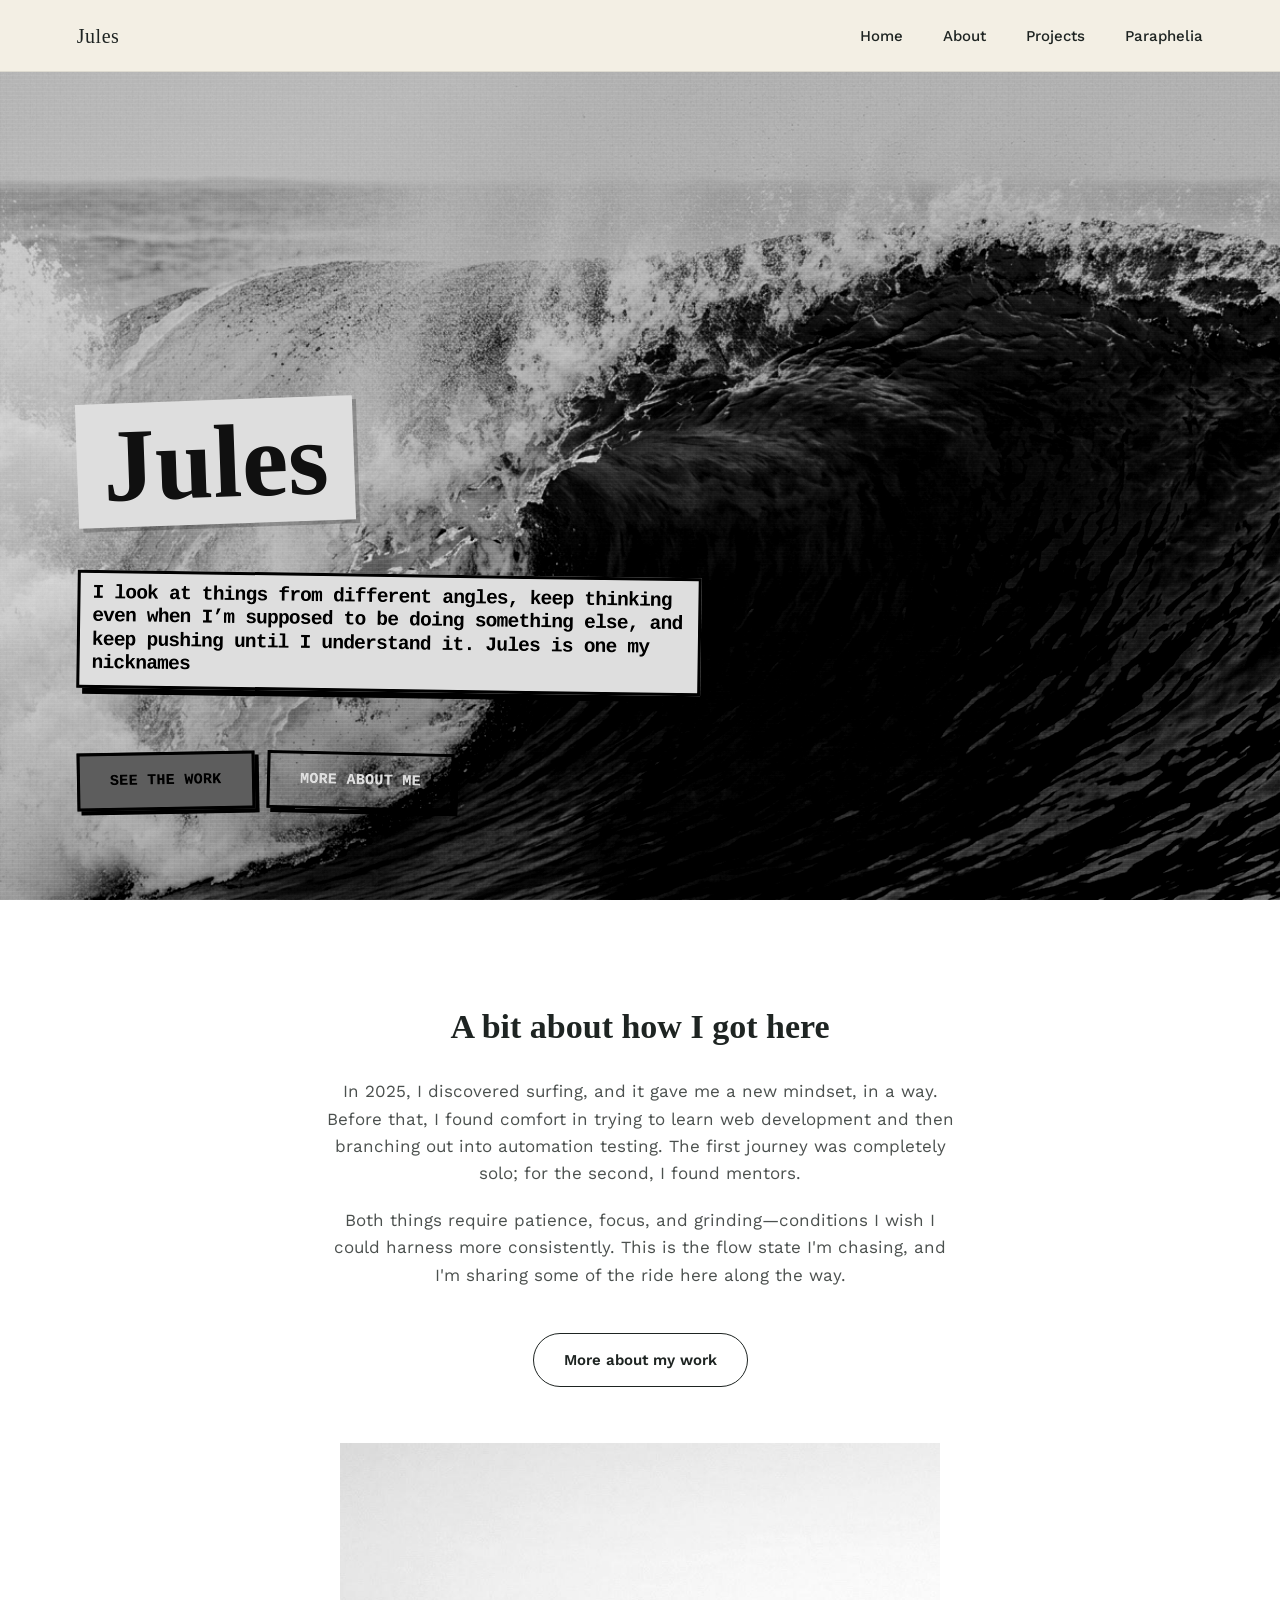
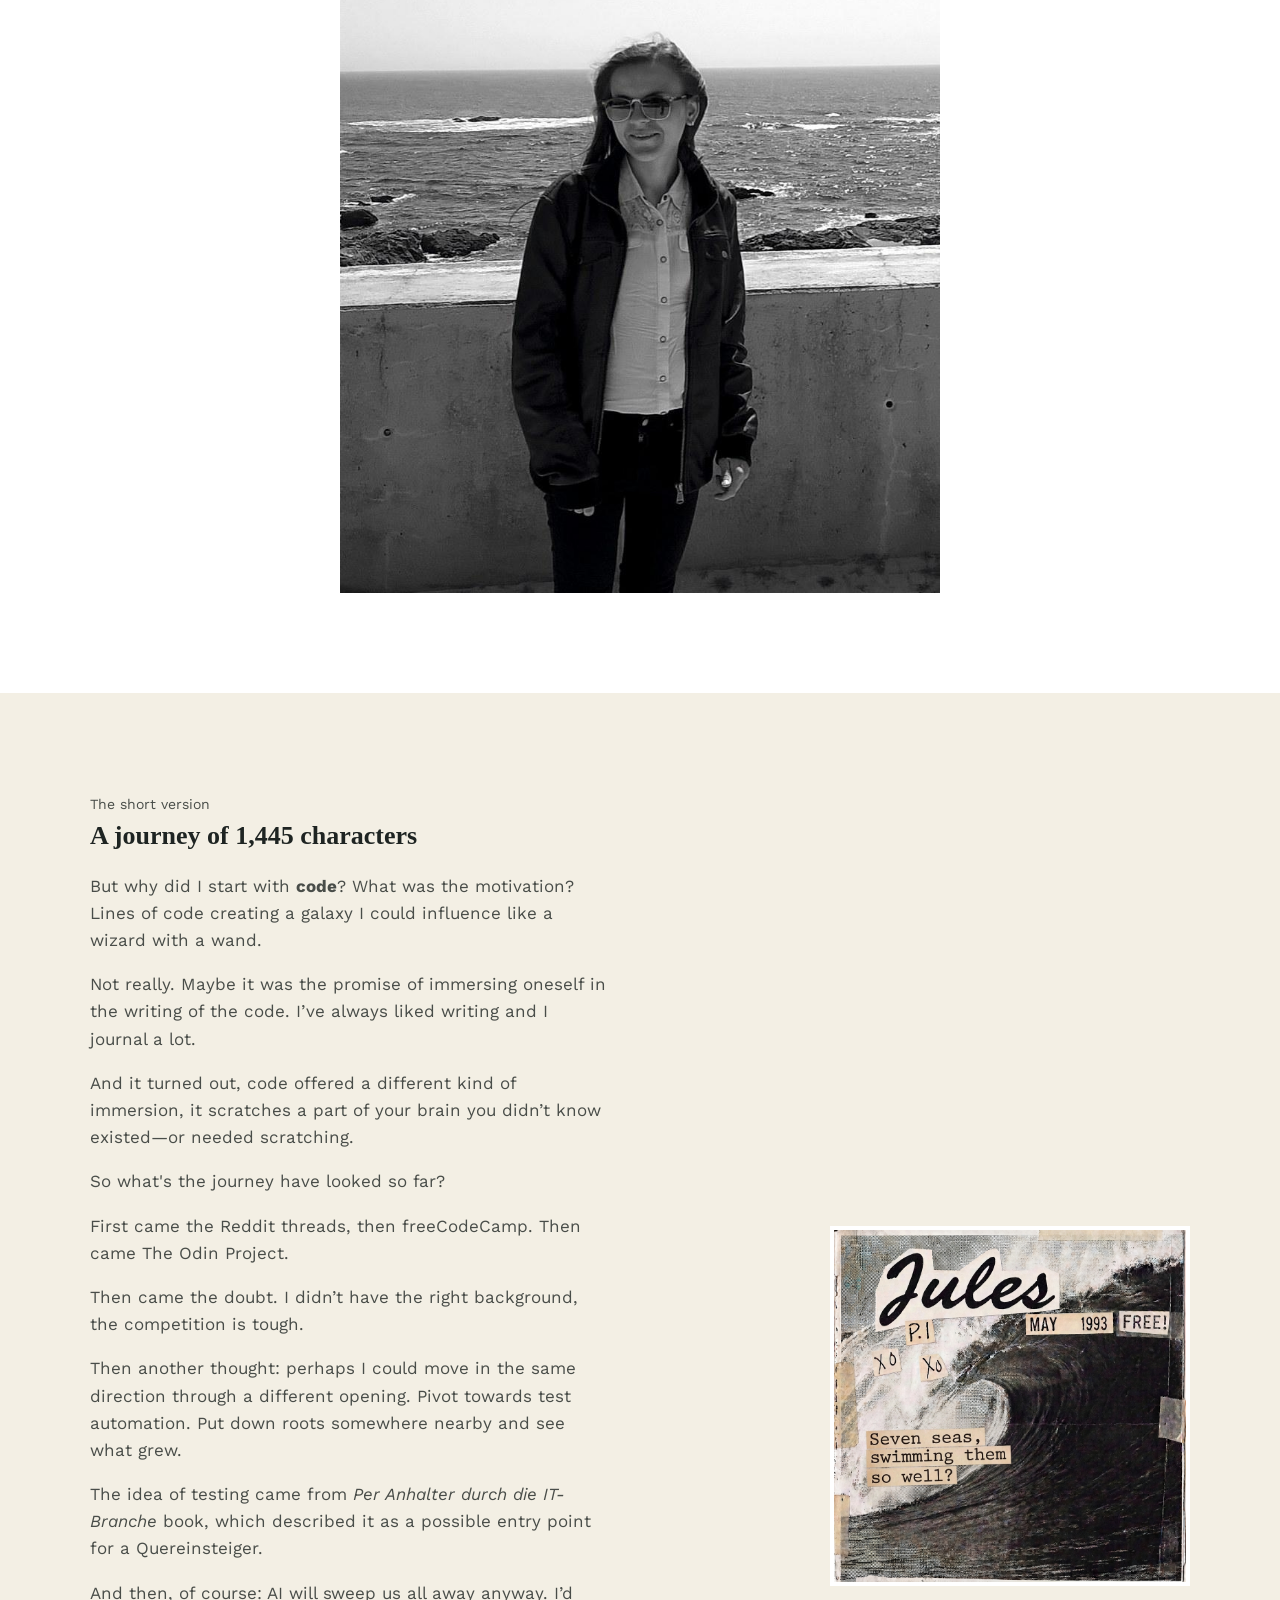
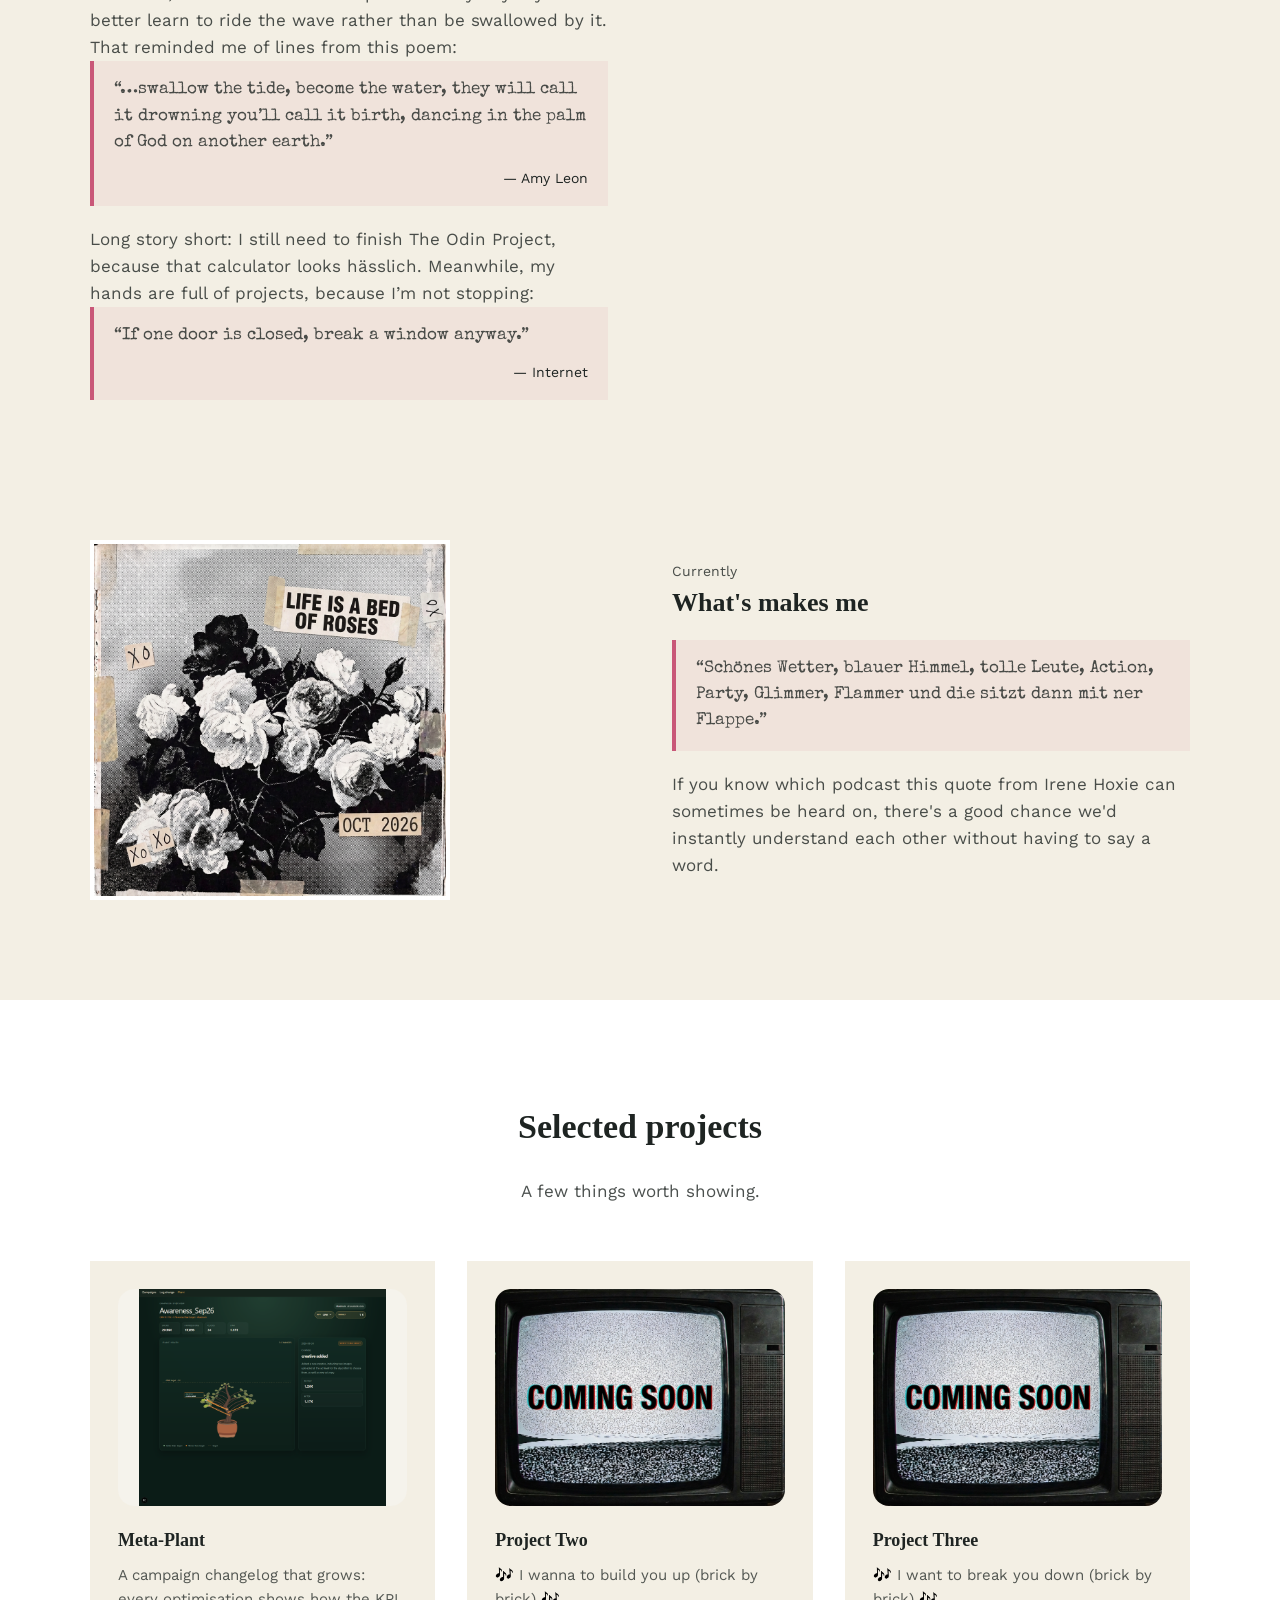
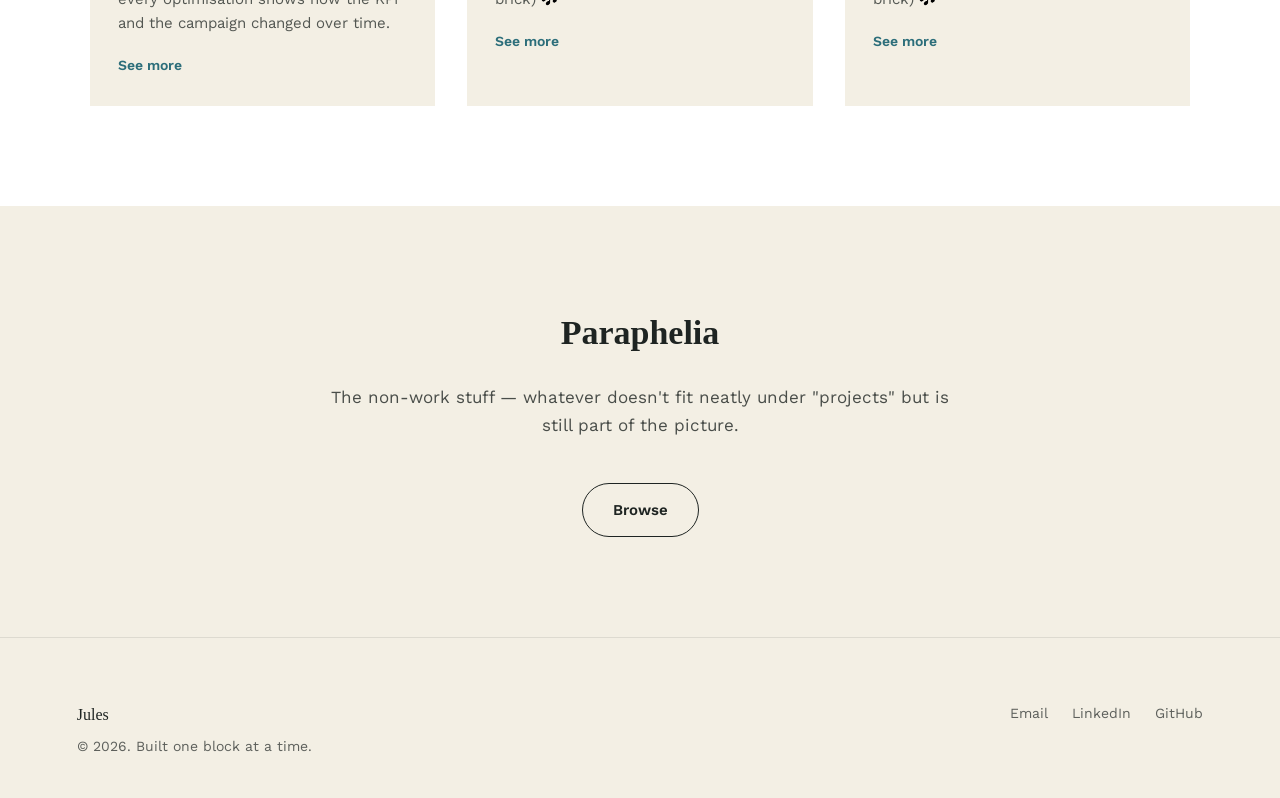
<file: index.html>
<!DOCTYPE html>
<html lang="en">
<head>
<meta charset="UTF-8">
<meta name="viewport" content="width=device-width, initial-scale=1.0">
<title>Jules</title>
<link rel="preconnect" href="https://fonts.googleapis.com">
<link href="https://fonts.googleapis.com/css2?family=Permanent+Marker&family=Special+Elite&family=Work+Sans:wght@400;500;600&display=swap" rel="stylesheet">
  <link rel="stylesheet" href="css/styles.css">
</head>
<body>

  <nav class="nav">
    <div class="nav__logo">Jules</div>
    <div class="nav__links">
      <a href="#home">Home</a>
      <a href="about.html">About</a>
      <a href="#projects">Projects</a>
      <a href="paraphelia.html">Paraphelia</a>
    </div>
  </nav>

  <!-- HERO: centered statement, homepage -->
  <section class="hero" id="home">
    <div class="hero__inner">
      <div class="zine-headline"><h1>Jules</h1></div>
      <div class="zine-body">I look at things from different angles, keep thinking even when I’m supposed to be doing something else, and keep pushing until I understand it. Jules is one my nicknames
</div>
      <div class="hero__actions">
        <a href="#projects" class="btn btn--primary">See the work</a>
        <a href="about.html" class="btn btn--ghost">More about me</a>
      </div>
    </div>
  </section>

  <!-- ABOUT: centered intro text, generous side whitespace -->
  <section class="section section--white" id="about">
    <div class="about">
      <h2>A bit about how I got here</h2>
      <p>In 2025, I discovered surfing, and it gave me a new mindset, in a way. Before that, I found comfort in trying to learn web development and then branching out into automation testing. The first journey was completely solo; for the second, I found mentors. </p>
      <p> Both things require patience, focus, and grinding—conditions I wish I could harness more consistently. This is the flow state I'm chasing, and I'm sharing some of the ride here along the way.</p>
      <a class="btn btn--outline citation-link" href="about.html">More about my work</a>
      </div>

    <div class="triptych">
      <img src="images/Porto.jpg" alt="Porto">
    </div>
  </section>

  <!-- STORY: alternating text + image sections -->
  <section class="section">
    <div class="story">
      <div class="story__text">
        <p class="story__label">The short version</p>
        <h3>A journey of 1,445 characters</h3>
        <p>But why did I start with <strong>code</strong>? What was the motivation? Lines of code creating a galaxy I could influence like a wizard with a wand.</p>
        <p>Not really. Maybe it was the promise of immersing oneself in the writing of the code. I’ve always liked writing and I journal a lot.</p>
        <p>And it turned out, code offered a different kind of immersion, it scratches a part of your brain you didn’t know existed—or needed scratching.</p>
        <p>So what's the journey have looked so far?</p>
        <p>First came the Reddit threads, then freeCodeCamp. Then came The Odin Project. </p>
        <p>Then came the doubt. I didn’t have the right background, the competition is tough. </p>
        <p>Then another thought: perhaps I could move in the same direction through a different opening. Pivot towards test automation. Put down roots somewhere nearby and see what grew.</p>
        <p>The idea of testing came from <em>Per Anhalter durch die IT-Branche</em> book, which described it as a possible entry point for a Quereinsteiger.</p>
        <p>And then, of course: AI will sweep us all away anyway. I’d better learn to ride the wave rather than be swallowed by it. That reminded me of lines from this poem:</p>
        <blockquote class="story__quote">
          <p>“…swallow the tide, become the water, they will call it drowning you’ll call it birth, dancing in the palm of God on another earth.”</p>
          <cite class="story__quote-attribution">— Amy Leon</cite>
        </blockquote>
        <p>Long story short: I still need to finish The Odin Project, because that calculator looks hässlich. Meanwhile, my hands are full of projects, because I’m not stopping: </p>
        <blockquote class="story__quote">
          <p>“If one door is closed, break a window anyway.”</p>
          <cite class="story__quote-attribution">— Internet</cite>
        </blockquote>
      </div>
      <a class="story__preview" href="images/Seven%20seas.png" target="_blank" rel="noopener" aria-label="Open the full Seven Seas image">
        <img src="images/Seven%20seas.png" alt="Seven Seas">
      </a>
    </div>

    <div class="story">
      <div class="story__text">
        <p class="story__label">Currently</p>
        <h3>What's makes me</h3>
        <blockquote class="story__quote">
          <p>“Schönes Wetter, blauer Himmel, tolle Leute, Action, Party, Glimmer, Flammer und die sitzt dann mit ner Flappe.”</p>
        </blockquote>
        <p>If you know which podcast this quote from Irene Hoxie can sometimes be heard on, there's a good chance we'd instantly understand each other without having to say a word.</p>
      </div>
      <a class="story__preview" href="images/Life%20is%20roses.png" target="_blank" rel="noopener" aria-label="Open the full Life Is Roses image">
        <img src="images/Life%20is%20roses.png" alt="Life is roses">
      </a>
    </div>
  </section>

  <!-- PROJECTS: 3-column card grid -->
  <section class="section section--white" id="projects">
    <div class="about">
      <h2>Selected projects</h2>
      <p>A few things worth showing.</p>
    </div>

    <div class="cards">
      <div class="card">
        <div class="card__image-frame card__image-frame--plant">
          <img src="images/Dashboard%20tree2.png" alt="Meta-Plant dashboard preview showing the plant KPI view and date-filtered campaign data">
        </div>
        <h4>Meta-Plant</h4>
        <p>A campaign changelog that grows: every optimisation shows how the KPI and the campaign changed over time.</p>
        <a href="projects/meta-plant.html">See more</a>
      </div>
      <div class="card">
        <div class="card__image-frame">
          <img src="images/very%20soon.png" alt="Project Two preview">
        </div>
        <h4>Project Two</h4>
        <p><span class="emoji--music">🎶</span> I wanna to build you up (brick by brick) <span class="emoji--music">🎶</span></p>
        <a href="#">See more</a>
      </div>
      <div class="card">
        <div class="card__image-frame">
          <img src="images/very%20soon.png" alt="Project Three preview">
        </div>
        <h4>Project Three</h4>
        <p><span class="emoji--music">🎶</span> I want to break you down (brick by brick) <span class="emoji--music">🎶</span></p>
        <a href="#">See more</a>
      </div>
    </div>
  </section>

  <!-- PARAPHELIA: placeholder section for personal interests -->
  <section class="section" id="paraphelia">
    <div class="about">
      <h2>Paraphelia</h2>
      <p>The non-work stuff — whatever doesn't fit neatly under "projects" but is still part of the picture.</p>
      <a class="btn btn--outline citation-link" href="paraphelia.html">Browse</a>
    </div>
  </section>

  <footer class="footer">
    <div>
      <div class="footer__logo">Jules</div>
      <div>© 2026. Built one block at a time.</div>
    </div>
    <div class="footer__links">
      <a href="#">Email</a>
      <a href="#">LinkedIn</a>
      <a href="#">GitHub</a>
    </div>
  </footer>

</body>
</html>
</file>
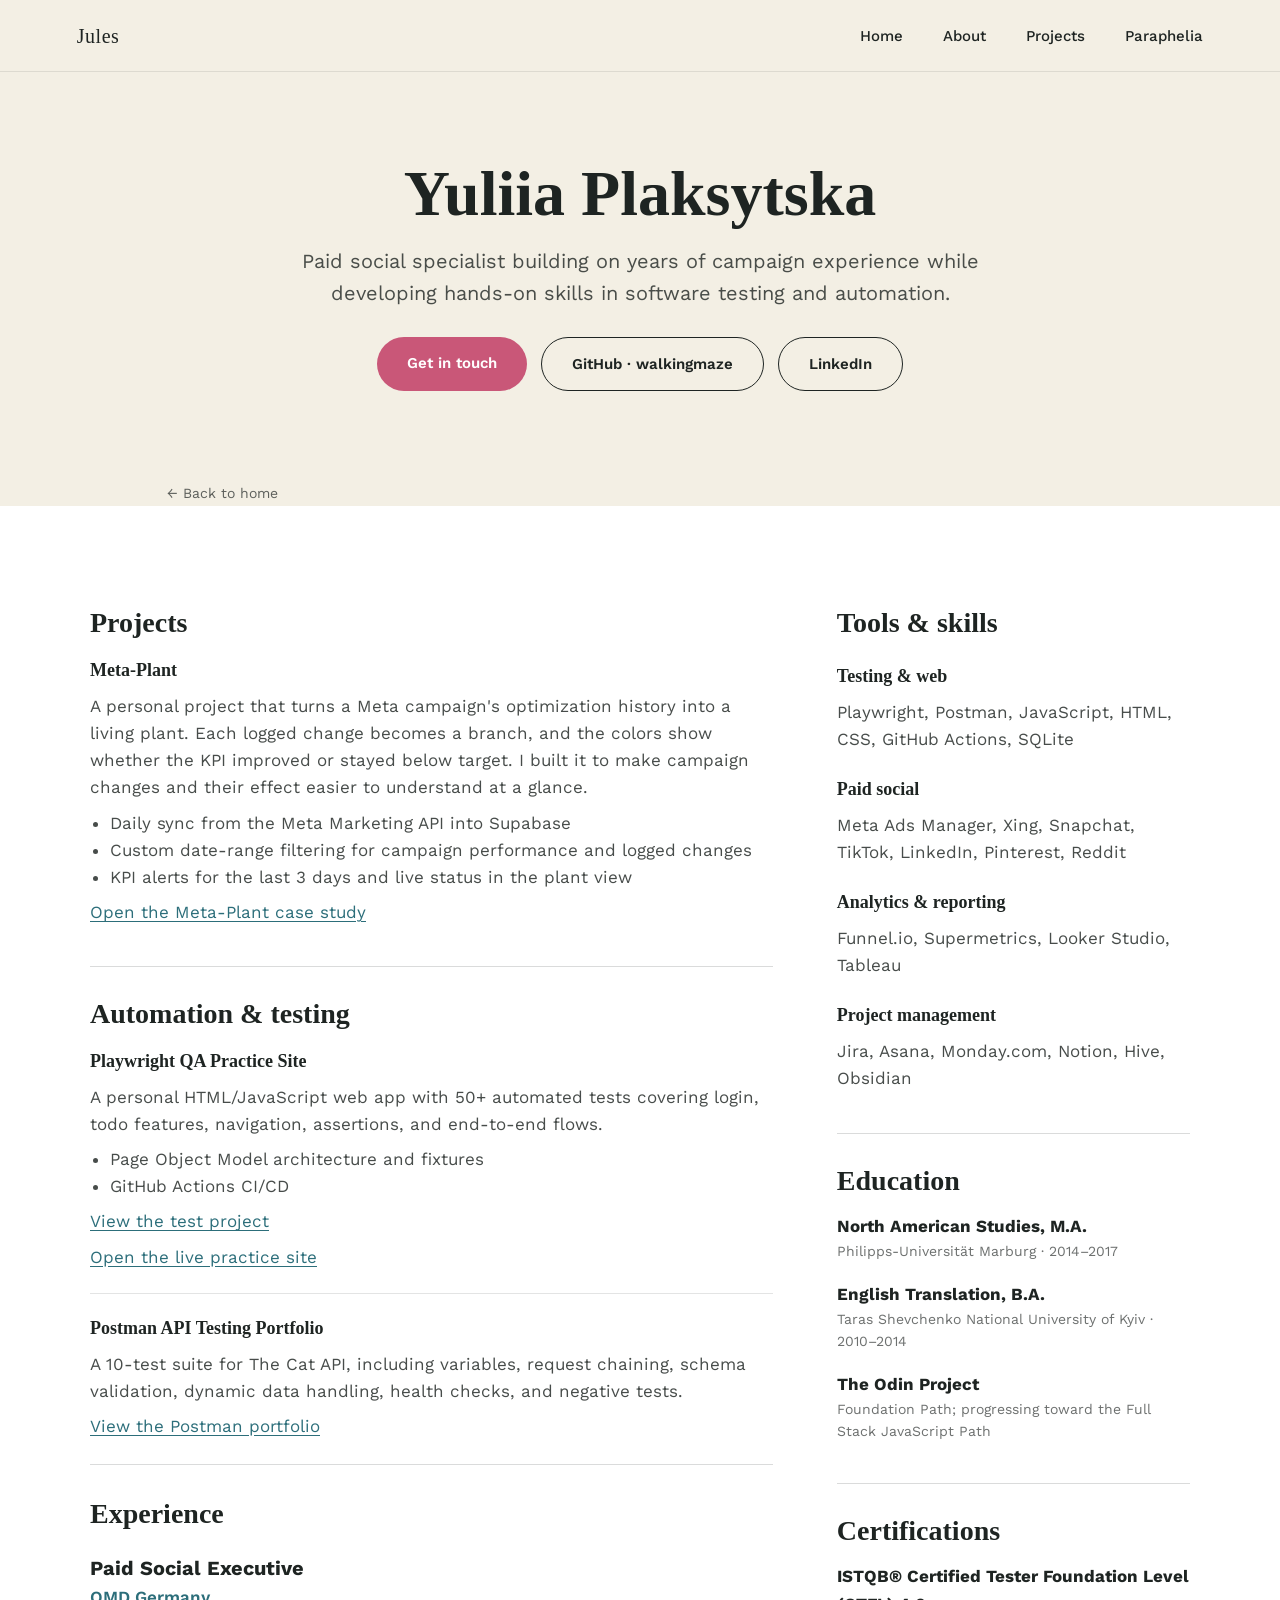
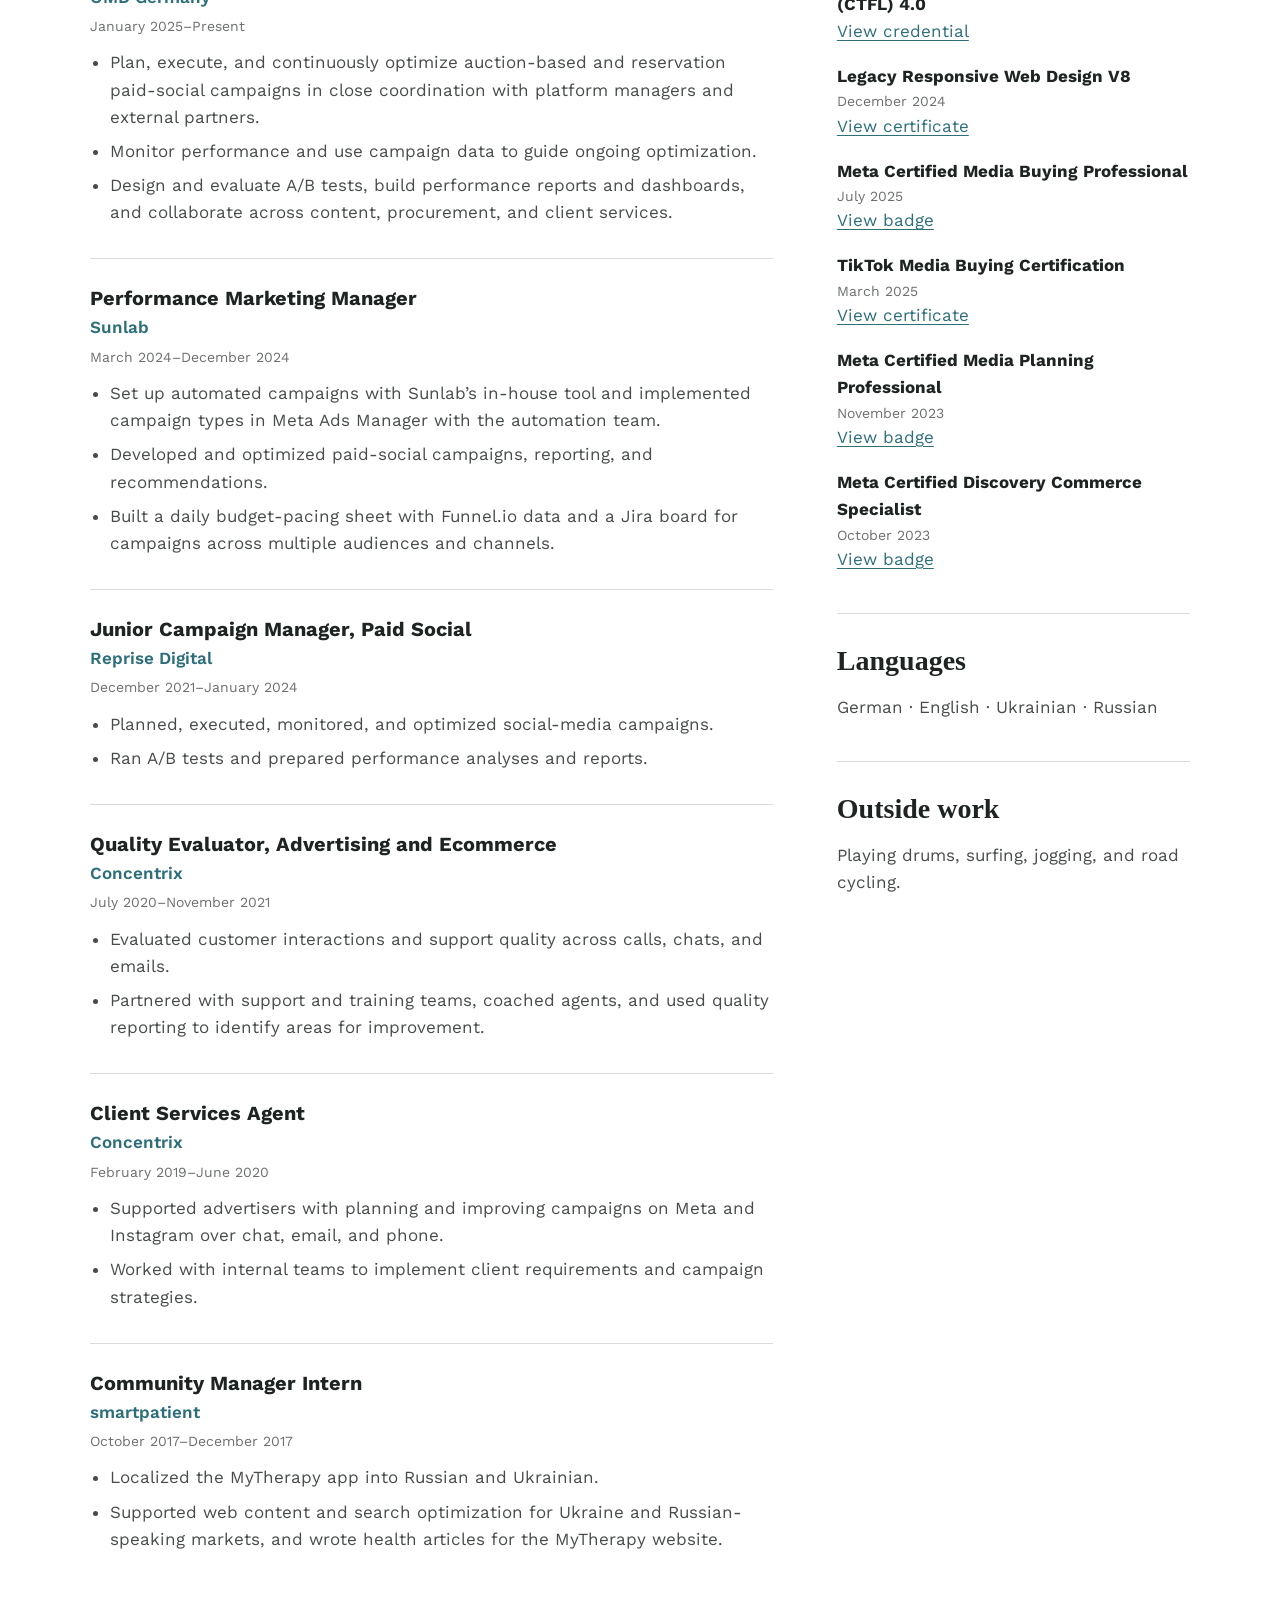
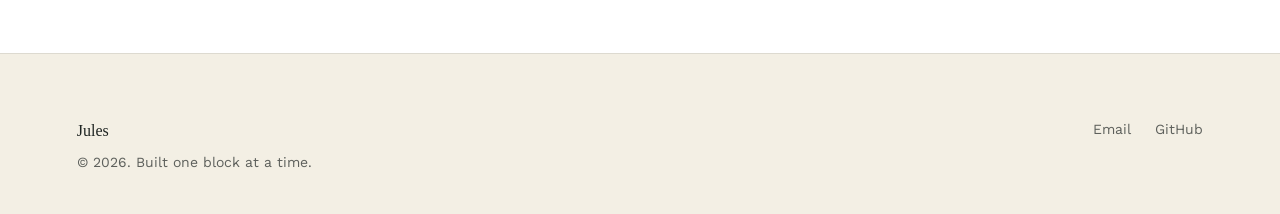
<file: about.html>
<!DOCTYPE html>
<html lang="en">
<head>
  <meta charset="UTF-8">
  <meta name="viewport" content="width=device-width, initial-scale=1.0">
  <title>About Jules</title>
  <link rel="preconnect" href="https://fonts.googleapis.com">
  <link href="https://fonts.googleapis.com/css2?family=Permanent+Marker&family=Special+Elite&family=Work+Sans:wght@400;500;600&display=swap" rel="stylesheet">
  <link rel="stylesheet" href="css/styles.css">
</head>
<body>
  <nav class="nav">
    <a class="nav__logo" href="index.html#home">Jules</a>
    <div class="nav__links">
      <a href="index.html#home">Home</a>
      <a href="about.html" aria-current="page">About</a>
      <a href="index.html#projects">Projects</a>
      <a href="paraphelia.html">Paraphelia</a>
    </div>
  </nav>

  <header class="profile-head">
    <h1>Yuliia Plaksytska</h1>
    <p>Paid social specialist building on years of campaign experience while developing hands-on skills in software testing and automation.</p>
    <div class="profile-links">
      <a class="btn btn--primary" href="mailto:yuliiaplaksytska@gmail.com">Get in touch</a>
      <a class="btn btn--outline" href="https://github.com/walkingmaze" target="_blank" rel="noopener noreferrer">GitHub · walkingmaze</a>
      <a class="btn btn--outline" href="https://www.linkedin.com/in/yuliiaplaksytska/" target="_blank" rel="noopener noreferrer">LinkedIn</a>
    </div>
  </header>

  <main>
    <div class="about-return-wrap">
      <a class="about-return" href="index.html#home">← Back to home</a>
    </div>

    <section class="section section--white">
      <div class="profile-layout">
        <div class="profile-main">
          <section class="profile-block" aria-labelledby="projects-heading">
            <h2 id="projects-heading">Projects</h2>
            <article class="profile-project">
              <h3>Meta-Plant</h3>
              <p>A personal project that turns a Meta campaign's optimization history into a living plant. Each logged change becomes a branch, and the colors show whether the KPI improved or stayed below target. I built it to make campaign changes and their effect easier to understand at a glance.</p>
              <ul>
                <li>Daily sync from the Meta Marketing API into Supabase</li>
                <li>Custom date-range filtering for campaign performance and logged changes</li>
                <li>KPI alerts for the last 3 days and live status in the plant view</li>
              </ul>
              <p><a href="projects/meta-plant.html" target="_blank" rel="noopener noreferrer">Open the Meta-Plant case study</a></p>
            </article>
          </section>

          <section class="profile-block" aria-labelledby="testing-heading">
            <h2 id="testing-heading">Automation &amp; testing</h2>
            <article class="profile-project">
              <h3>Playwright QA Practice Site</h3>
              <p>A personal HTML/JavaScript web app with 50+ automated tests covering login, todo features, navigation, assertions, and end-to-end flows.</p>
              <ul>
                <li>Page Object Model architecture and fixtures</li>
                <li>GitHub Actions CI/CD</li>
              </ul>
              <p><a href="https://github.com/walkingmaze/playwright-qa-practice-site" target="_blank" rel="noopener noreferrer">View the test project</a></p>
              <p><a href="https://walkingmaze.github.io/playwright-qa-practice-site/" target="_blank" rel="noopener noreferrer">Open the live practice site</a></p>
            </article>
            <article class="profile-project">
              <h3>Postman API Testing Portfolio</h3>
              <p>A 10-test suite for The Cat API, including variables, request chaining, schema validation, dynamic data handling, health checks, and negative tests.</p>
              <p><a href="https://github.com/walkingmaze/postman-api-testing-portfolio" target="_blank" rel="noopener noreferrer">View the Postman portfolio</a></p>
            </article>
          </section>

          <div class="section-divider section-divider--spaced" aria-hidden="true"></div>
          
          <section aria-labelledby="experience-heading">

            <h2 id="experience-heading">Experience</h2>

            <article class="profile-role">
              <h3>Paid Social Executive</h3>
              <p class="profile-role__company">OMD Germany</p>
              <p class="profile-role__dates">January 2025–Present</p>
              <ul>
                <li>Plan, execute, and continuously optimize auction-based and reservation paid-social campaigns in close coordination with platform managers and external partners.</li>
                <li>Monitor performance and use campaign data to guide ongoing optimization.</li>
                <li>Design and evaluate A/B tests, build performance reports and dashboards, and collaborate across content, procurement, and client services.</li>
              </ul>
            </article>

            <article class="profile-role">
              <h3>Performance Marketing Manager</h3>
              <p class="profile-role__company">Sunlab</p>
              <p class="profile-role__dates">March 2024–December 2024</p>
              <ul>
                <li>Set up automated campaigns with Sunlab’s in-house tool and implemented campaign types in Meta Ads Manager with the automation team.</li>
                <li>Developed and optimized paid-social campaigns, reporting, and recommendations.</li>
                <li>Built a daily budget-pacing sheet with Funnel.io data and a Jira board for campaigns across multiple audiences and channels.</li>
              </ul>
            </article>

            <article class="profile-role">
              <h3>Junior Campaign Manager, Paid Social</h3>
              <p class="profile-role__company">Reprise Digital</p>
              <p class="profile-role__dates">December 2021–January 2024</p>
              <ul>
                <li>Planned, executed, monitored, and optimized social-media campaigns.</li>
                <li>Ran A/B tests and prepared performance analyses and reports.</li>
              </ul>
            </article>

            <article class="profile-role">
              <h3>Quality Evaluator, Advertising and Ecommerce</h3>
              <p class="profile-role__company">Concentrix</p>
              <p class="profile-role__dates">July 2020–November 2021</p>
              <ul>
                <li>Evaluated customer interactions and support quality across calls, chats, and emails.</li>
                <li>Partnered with support and training teams, coached agents, and used quality reporting to identify areas for improvement.</li>
              </ul>
            </article>

            <article class="profile-role">
              <h3>Client Services Agent</h3>
              <p class="profile-role__company">Concentrix</p>
              <p class="profile-role__dates">February 2019–June 2020</p>
              <ul>
                <li>Supported advertisers with planning and improving campaigns on Meta and Instagram over chat, email, and phone.</li>
                <li>Worked with internal teams to implement client requirements and campaign strategies.</li>
              </ul>
            </article>

            <article class="profile-role">
              <h3>Community Manager Intern</h3>
              <p class="profile-role__company">smartpatient</p>
              <p class="profile-role__dates">October 2017–December 2017</p>
              <ul>
                <li>Localized the MyTherapy app into Russian and Ukrainian.</li>
                <li>Supported web content and search optimization for Ukraine and Russian-speaking markets, and wrote health articles for the MyTherapy website.</li>
              </ul>
            </article>
          </section>

        </div>

        <aside class="profile-aside">
          <section class="profile-block" aria-labelledby="skills-heading">
            <h2 id="skills-heading">Tools &amp; skills</h2>
            <h3>Testing &amp; web</h3>
            <p>Playwright, Postman, JavaScript, HTML, CSS, GitHub Actions, SQLite</p>
            <h3>Paid social</h3>
            <p>Meta Ads Manager, Xing, Snapchat, TikTok, LinkedIn, Pinterest, Reddit</p>
            <h3>Analytics &amp; reporting</h3>
            <p>Funnel.io, Supermetrics, Looker Studio, Tableau</p>
            <h3>Project management</h3>
            <p>Jira, Asana, Monday.com, Notion, Hive, Obsidian</p>
          </section>

          <section class="profile-block" aria-labelledby="education-heading">
            <h2 id="education-heading">Education</h2>
            <div class="profile-certification">
              <strong>North American Studies, M.A.</strong>
              <span>Philipps-Universität Marburg · 2014–2017</span>
            </div>
            <div class="profile-certification">
              <strong>English Translation, B.A.</strong>
              <span>Taras Shevchenko National University of Kyiv · 2010–2014</span>
            </div>
            <div class="profile-certification">
              <strong>The Odin Project</strong>
              <span>Foundation Path; progressing toward the Full Stack JavaScript Path</span>
            </div>
          </section>

          <section class="profile-block" aria-labelledby="certifications-heading">
            <h2 id="certifications-heading">Certifications</h2>
            <div class="profile-certification">
              <strong>ISTQB® Certified Tester Foundation Level (CTFL) 4.0</strong>
              <a href="https://app.skillsclub.com/credential/284320-e33ffd5f6e234d9a4377cfff3e6f0a2286bc48169442ea4d26a0d00878969229" target="_blank" rel="noopener noreferrer">View credential</a>
            </div>
            <div class="profile-certification">
              <strong>Legacy Responsive Web Design V8</strong>
              <span>December 2024</span>
              <a href="https://www.freecodecamp.org/certification/walkingmaze/responsive-web-design" target="_blank" rel="noopener noreferrer">View certificate</a>
            </div>
            <div class="profile-certification">
              <strong>Meta Certified Media Buying Professional</strong>
              <span>July 2025</span>
              <a href="https://www.credly.com/badges/2773db59-18a6-42af-981d-0cfb6cf4bd44" target="_blank" rel="noopener noreferrer">View badge</a>
            </div>
            <div class="profile-certification">
              <strong>TikTok Media Buying Certification</strong>
              <span>March 2025</span>
              <a href="https://tiktok.credential.net/f8c00517-ed17-44d9-a7ac-03091dabdac3#acc.NqGQkA7D" target="_blank" rel="noopener noreferrer">View certificate</a>
            </div>
            <div class="profile-certification">
              <strong>Meta Certified Media Planning Professional</strong>
              <span>November 2023</span>
              <a href="https://www.credly.com/badges/9c433245-e23c-43bd-af3c-677d0f8339d5" target="_blank" rel="noopener noreferrer">View badge</a>
            </div>
            <div class="profile-certification">
              <strong>Meta Certified Discovery Commerce Specialist</strong>
              <span>October 2023</span>
              <a href="https://www.credly.com/badges/74a0e1fe-578f-4567-be02-f3465ade04fd" target="_blank" rel="noopener noreferrer">View badge</a>
            </div>
          </section>

          <section class="profile-block" aria-labelledby="languages-heading">
            <h2 id="languages-heading">Languages</h2>
            <p>German · English · Ukrainian · Russian</p>
          </section>

          <section class="profile-block" aria-labelledby="interests-heading">
            <h2 id="interests-heading">Outside work</h2>
            <p>Playing drums, surfing, jogging, and road cycling.</p>
          </section>
        </aside>
      </div>
    </section>
  </main>

  <footer class="footer">
    <div>
      <div class="footer__logo">Jules</div>
      <div>© 2026. Built one block at a time.</div>
    </div>
    <div class="footer__links">
      <a href="mailto:yuliiaplaksytska@gmail.com">Email</a>
      <a href="https://github.com/walkingmaze" target="_blank" rel="noopener noreferrer">GitHub</a>
    </div>
  </footer>
</body>
</html>
</file>
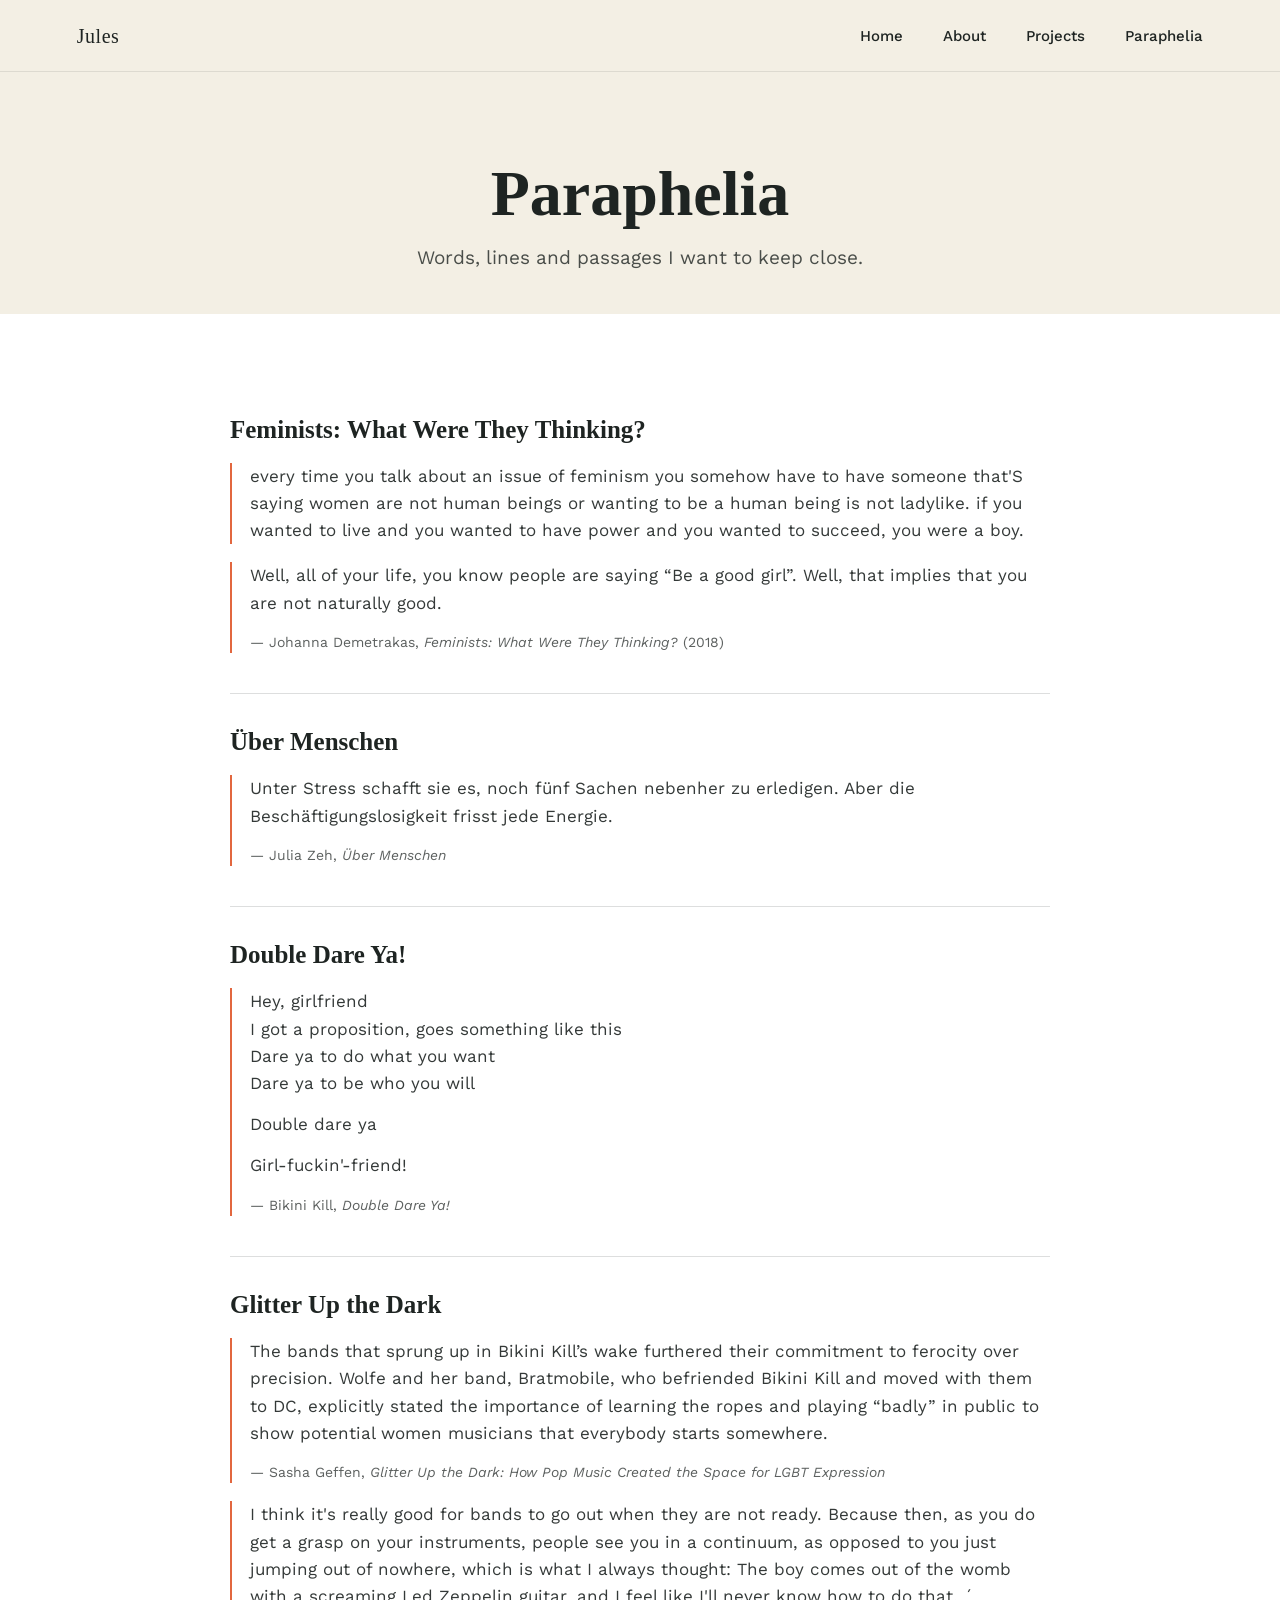
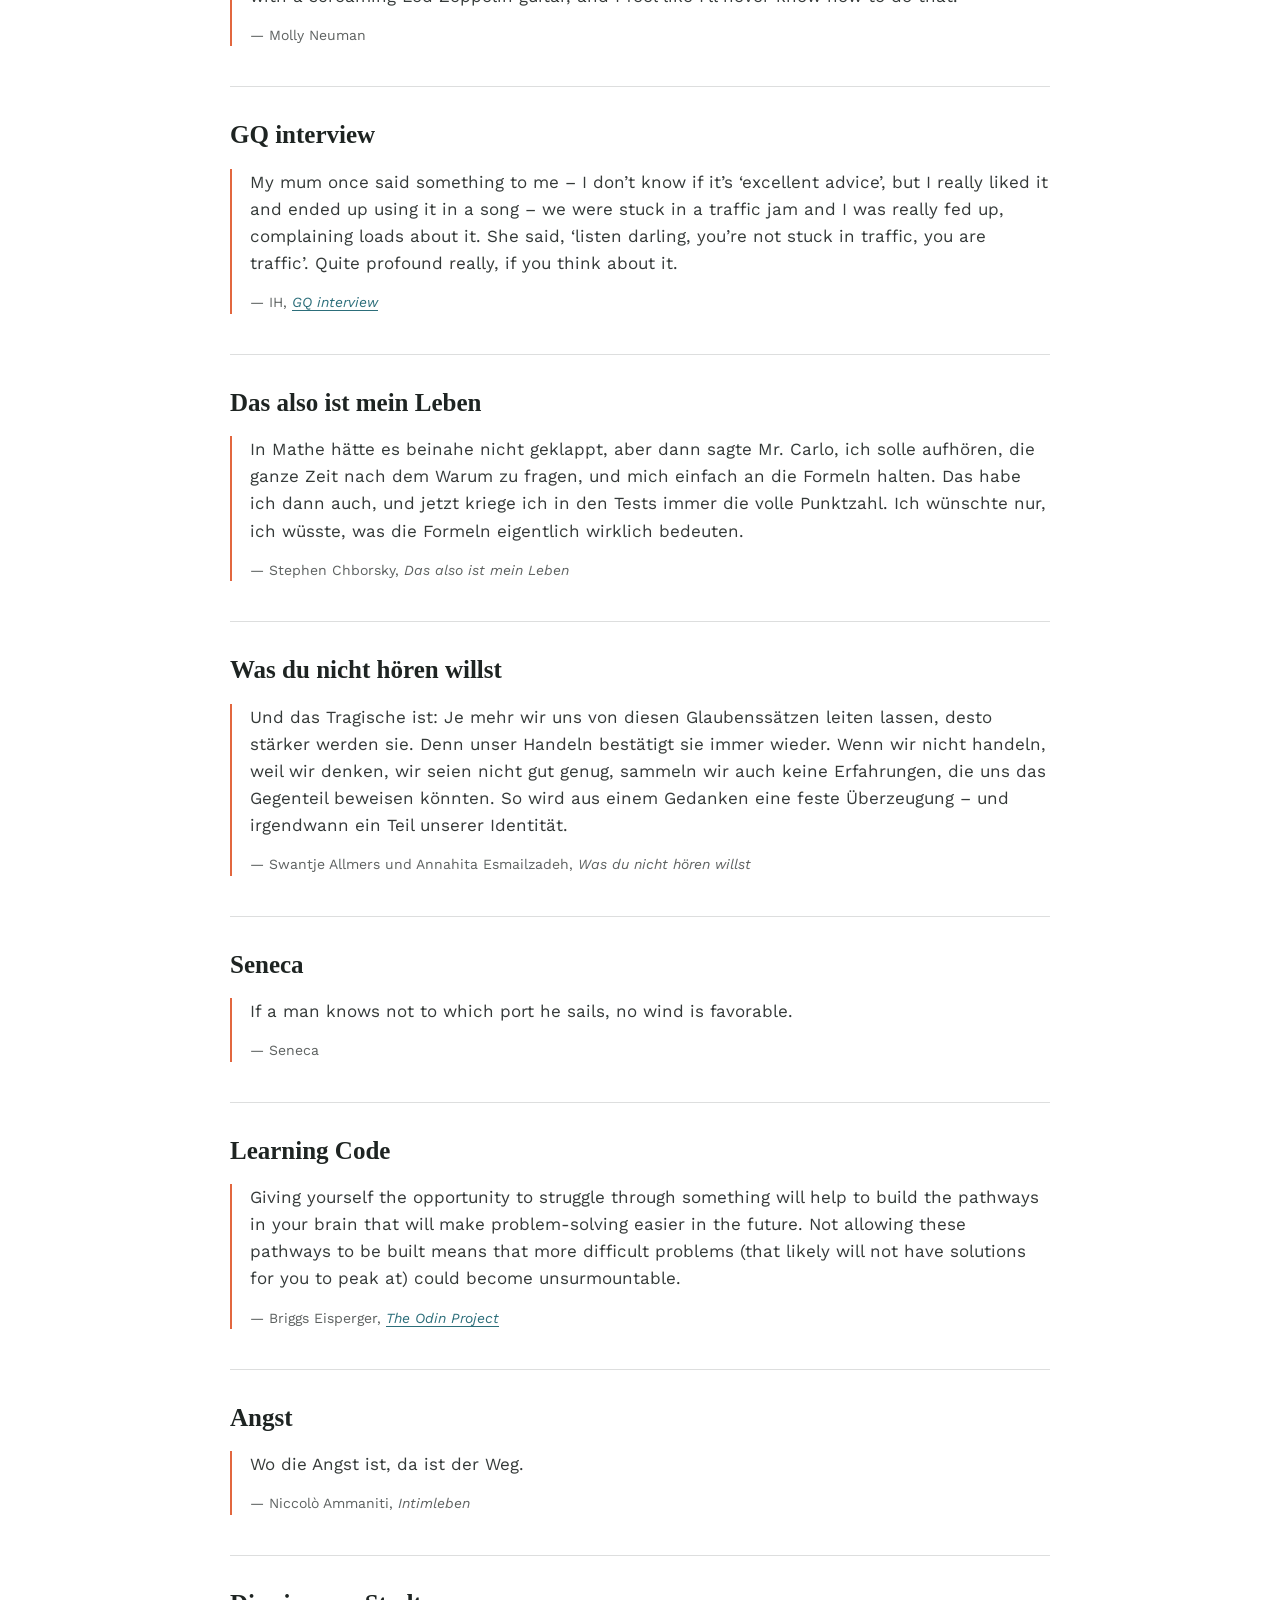
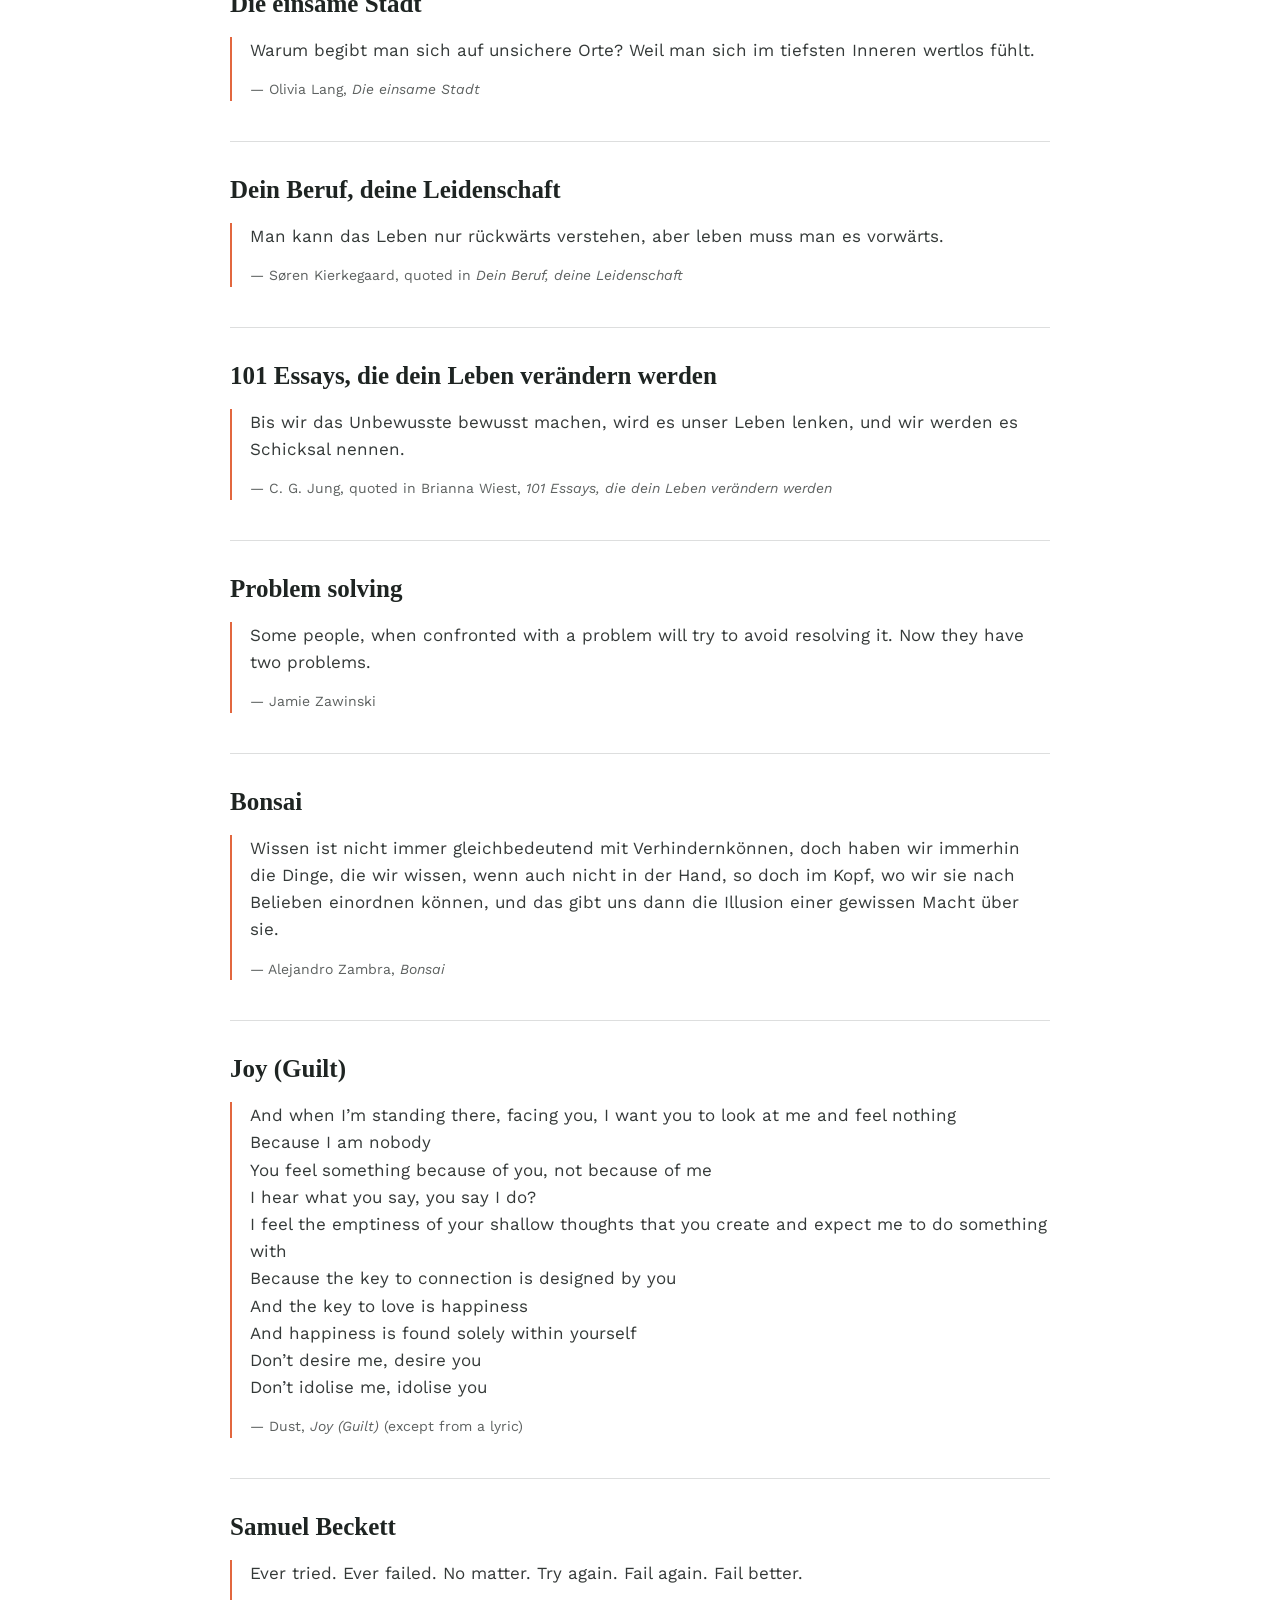
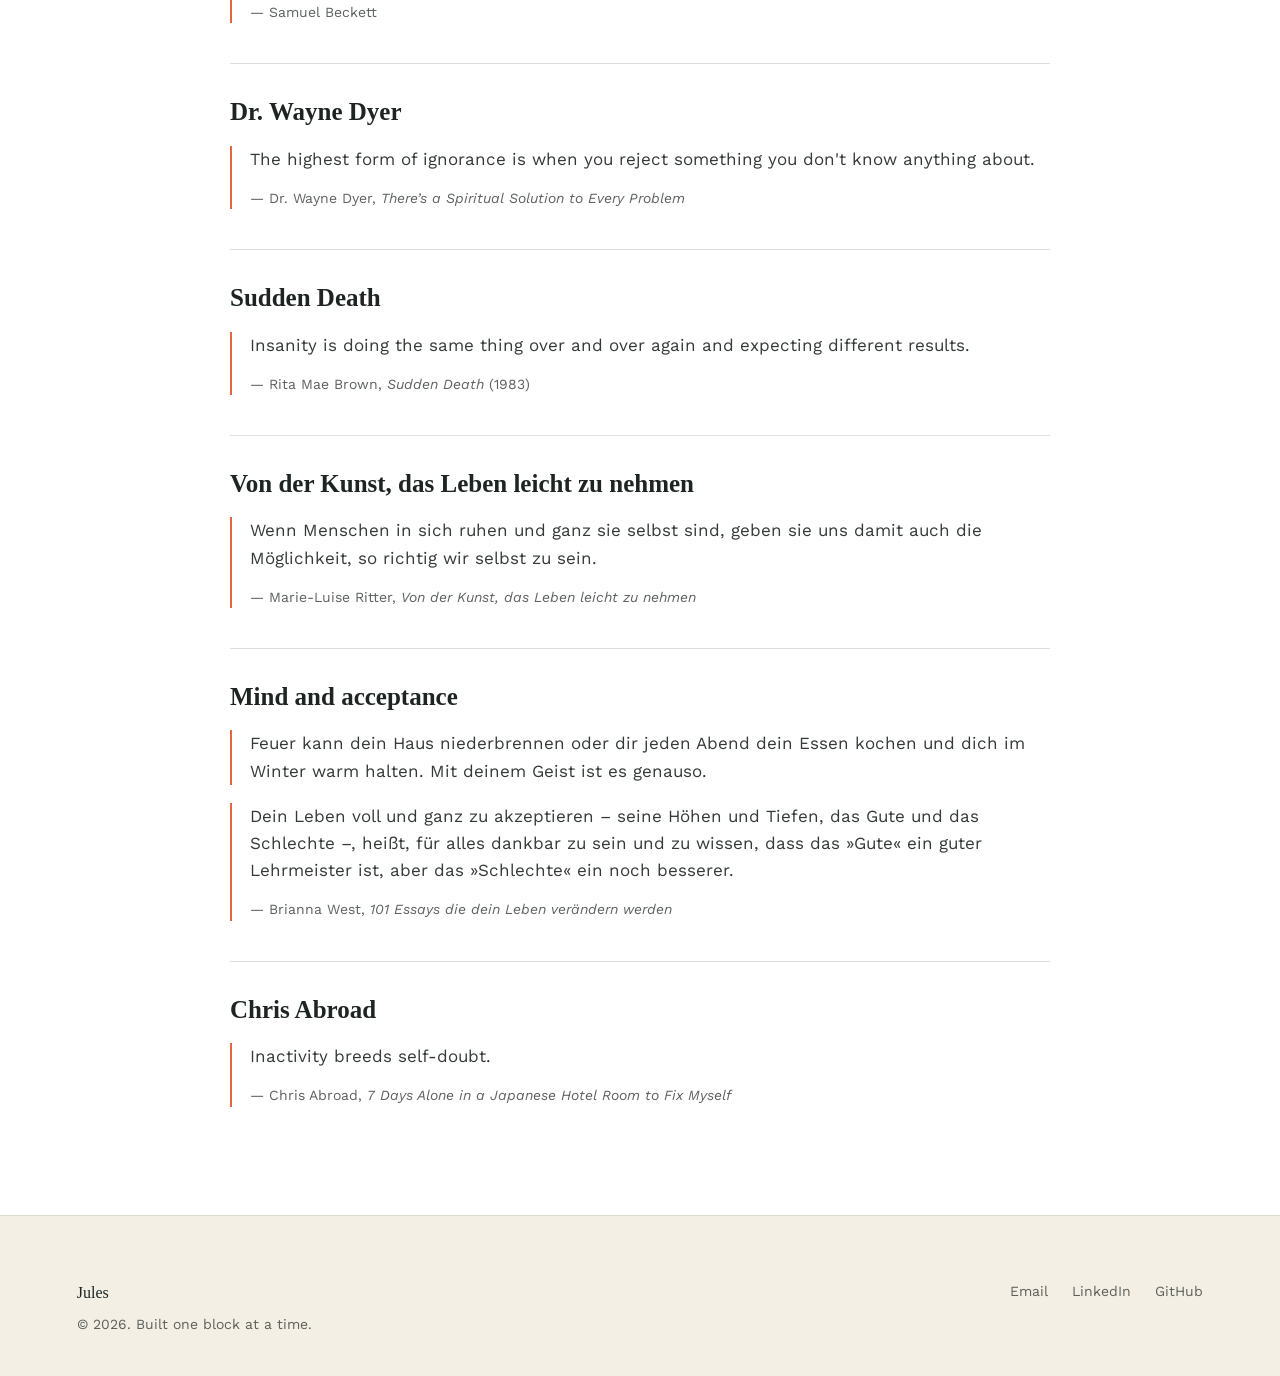
<file: paraphelia.html>
<!DOCTYPE html>
<html lang="en">
<head>
  <meta charset="UTF-8">
  <meta name="viewport" content="width=device-width, initial-scale=1.0">
  <title>Paraphelia — Jules</title>
  <link rel="preconnect" href="https://fonts.googleapis.com">
  <link href="https://fonts.googleapis.com/css2?family=Permanent+Marker&family=Special+Elite&family=Work+Sans:wght@400;500;600&display=swap" rel="stylesheet">
  <link rel="stylesheet" href="css/styles.css">
</head>
<body>
  <nav class="nav">
    <a class="nav__logo" href="index.html#home">Jules</a>
    <div class="nav__links">
      <a href="index.html#home">Home</a>
      <a href="about.html">About</a>
      <a href="index.html#projects">Projects</a>
      <a href="#citations" aria-current="page">Paraphelia</a>
    </div>
  </nav>

  <header class="citation-head">
    <h1>Paraphelia</h1>
    <p>Words, lines and passages I want to keep close.</p>
  </header>

  <main id="citations">
    <section class="section section--white">
      <div class="citation-content">
        <section class="citation-entry" id="feminists-what-were-they-thinking">
          <h2>Feminists: What Were They Thinking?</h2>
          <blockquote>
            <p>every time you talk about an issue of feminism you somehow have to have someone that'S saying women are not human beings or wanting to be a human being is not ladylike. if you wanted to live and you wanted to have power and you wanted to succeed, you were a boy.</p>
          </blockquote>
          <blockquote>
            <p>Well, all of your life, you know people are saying “Be a good girl”. Well, that implies that you are not naturally good.</p>
            <cite>— Johanna Demetrakas, <em>Feminists: What Were They Thinking?</em> (2018)</cite>
          </blockquote>
        </section>

        <section class="citation-entry" id="uber-menschen">
          <h2>Über Menschen</h2>
          <blockquote>
            <p>Unter Stress schafft sie es, noch fünf Sachen nebenher zu erledigen. Aber die Beschäftigungslosigkeit frisst jede Energie.</p>
            <cite>— Julia Zeh, <em>Über Menschen</em></cite>
          </blockquote>
        </section>

        <section class="citation-entry" id="tarot-readings">
        <section class="citation-entry" id="double-dare-ya">
          <h2>Double Dare Ya!</h2>
          <blockquote>
            <p>Hey, girlfriend<br>I got a proposition, goes something like this<br>Dare ya to do what you want<br>Dare ya to be who you will</p>
            <p>Double dare ya</p>
            <p>Girl-fuckin'-friend!</p>
            <cite>— Bikini Kill, <em>Double Dare Ya!</em></cite>
          </blockquote>
        </section>

        <section class="citation-entry" id="glitter-up-the-dark">
          <h2>Glitter Up the Dark</h2>
          <blockquote>
            <p>The bands that sprung up in Bikini Kill’s wake furthered their commitment to ferocity over precision. Wolfe and her band, Bratmobile, who befriended Bikini Kill and moved with them to DC, explicitly stated the importance of learning the ropes and playing “badly” in public to show potential women musicians that everybody starts somewhere.</p>
            <cite>— Sasha Geffen, <em>Glitter Up the Dark: How Pop Music Created the Space for LGBT Expression</em></cite>
          </blockquote>
          <blockquote>
            <p>I think it's really good for bands to go out when they are not ready. Because then, as you do get a grasp on your instruments, people see you in a continuum, as opposed to you just jumping out of nowhere, which is what I always thought: The boy comes out of the womb with a screaming Led Zeppelin guitar, and I feel like I'll never know how to do that. ´</p>
            <cite>— Molly Neuman</cite>
          </blockquote>
        </section>

        <section class="citation-entry" id="gq-interview">
          <h2>GQ interview</h2>
          <blockquote>
            <p>My mum once said something to me – I don’t know if it’s ‘excellent advice’, but I really liked it and ended up using it in a song – we were stuck in a traffic jam and I was really fed up, complaining loads about it. She said, ‘listen darling, you’re not stuck in traffic, you are traffic’. Quite profound really, if you think about it.</p>
            <cite>— IH, <a href="https://www.gq-magazine.co.uk/article/slaves-interview-2018" target="_blank" rel="noopener noreferrer"><em>GQ interview</em></a></cite>
          </blockquote>
        </section>

        <section class="citation-entry" id="das-also-ist-mein-leben">
          <h2>Das also ist mein Leben</h2>
          <blockquote>
            <p>In Mathe hätte es beinahe nicht geklappt, aber dann sagte Mr. Carlo, ich solle aufhören, die ganze Zeit nach dem Warum zu fragen, und mich einfach an die Formeln halten. Das habe ich dann auch, und jetzt kriege ich in den Tests immer die volle Punktzahl. Ich wünschte nur, ich wüsste, was die Formeln eigentlich wirklich bedeuten.</p>
            <cite>— Stephen Chborsky, <em>Das also ist mein Leben</em></cite>
          </blockquote>
        </section>

        <section class="citation-entry" id="was-du-nicht-horen-willst">
          <h2>Was du nicht hören willst</h2>
          <blockquote>
            <p>Und das Tragische ist: Je mehr wir uns von diesen Glaubenssätzen leiten lassen, desto stärker werden sie. Denn unser Handeln bestätigt sie immer wieder. Wenn wir nicht handeln, weil wir denken, wir seien nicht gut genug, sammeln wir auch keine Erfahrungen, die uns das Gegenteil beweisen könnten. So wird aus einem Gedanken eine feste Überzeugung – und irgendwann ein Teil unserer Identität.</p>
            <cite>— Swantje Allmers und Annahita Esmailzadeh, <em>Was du nicht hören willst</em></cite>
          </blockquote>
        </section>

        <section class="citation-entry" id="seneca">
          <h2>Seneca</h2>
          <blockquote>
            <p>If a man knows not to which port he sails, no wind is favorable.</p>
            <cite>— Seneca</cite>
          </blockquote>
        </section>

        <section class="citation-entry" id="learning-code">
          <h2>Learning Code</h2>
          <blockquote>
            <p>Giving yourself the opportunity to struggle through something will help to build the pathways in your brain that will make problem-solving easier in the future. Not allowing these pathways to be built means that more difficult problems (that likely will not have solutions for you to peak at) could become unsurmountable.</p>
            <cite>— Briggs Eisperger, <a href="https://dev.to/theodinproject/learning-code-f56" target="_blank" rel="noopener noreferrer"><em>The Odin Project</em></a></cite>
          </blockquote>
        </section>

        <section class="citation-entry" id="intimleben">
          <h2>Angst</h2>
          <blockquote>
            <p>Wo die Angst ist, da ist der Weg.</p>
            <cite>— Niccolò Ammaniti, <em>Intimleben</em></cite>
          </blockquote>
        </section>

        <section class="citation-entry" id="die-einsame-stadt">
          <h2>Die einsame Stadt</h2>
          <blockquote>
            <p>Warum begibt man sich auf unsichere Orte? Weil man sich im tiefsten Inneren wertlos fühlt.</p>
            <cite>— Olivia Lang, <em>Die einsame Stadt</em></cite>
          </blockquote>
        </section>

        <section class="citation-entry" id="dein-beruf-deine-leidenschaft">
          <h2>Dein Beruf, deine Leidenschaft</h2>
          <blockquote>
            <p>Man kann das Leben nur rückwärts verstehen, aber leben muss man es vorwärts.</p>
            <cite>— Søren Kierkegaard, quoted in <em>Dein Beruf, deine Leidenschaft</em></cite>
          </blockquote>
        </section>

        <section class="citation-entry" id="101-essays">
          <h2>101 Essays, die dein Leben verändern werden</h2>
          <blockquote>
            <p>Bis wir das Unbewusste bewusst machen, wird es unser Leben lenken, und wir werden es Schicksal nennen.</p>
            <cite>— C. G. Jung, quoted in Brianna Wiest, <em>101 Essays, die dein Leben verändern werden</em></cite>
          </blockquote>
        </section>

        <section class="citation-entry" id="problem-solving">
          <h2>Problem solving</h2>
          <blockquote>
            <p>Some people, when confronted with a problem will try to avoid resolving it. Now they have two problems.</p>
            <cite>— Jamie Zawinski</cite>
          </blockquote>
        </section>

        <section class="citation-entry" id="bonsai">
          <h2>Bonsai</h2>
          <blockquote>
            <p>Wissen ist nicht immer gleichbedeutend mit Verhindernkönnen, doch haben wir immerhin die Dinge, die wir wissen, wenn auch nicht in der Hand, so doch im Kopf, wo wir sie nach Belieben einordnen können, und das gibt uns dann die Illusion einer gewissen Macht über sie.</p>
            <cite>— Alejandro Zambra, <em>Bonsai</em></cite>
          </blockquote>
        </section>

        <section class="citation-entry" id="joy-guilt">
          <h2>Joy (Guilt)</h2>
          <blockquote>
            <p>And when I’m standing there, facing you, I want you to look at me and feel nothing<br>Because I am nobody<br>You feel something because of you, not because of me<br>I hear what you say, you say I do?<br>I feel the emptiness of your shallow thoughts that you create and expect me to do something with<br>Because the key to connection is designed by you<br>And the key to love is happiness<br>And happiness is found solely within yourself<br>Don’t desire me, desire you<br>Don’t idolise me, idolise you</p>
            <cite>— Dust, <em>Joy (Guilt)</em> (except from a lyric)</cite>
          </blockquote>
        </section>

        <section class="citation-entry" id="samuel-beckett">
          <h2>Samuel Beckett</h2>
          <blockquote>
            <p>Ever tried. Ever failed. No matter. Try again. Fail again. Fail better.</p>
            <cite>— Samuel Beckett</cite>
          </blockquote>
        </section>

        <section class="citation-entry" id="dr-wayne-dyer">
          <h2>Dr. Wayne Dyer</h2>
          <blockquote>
            <p>The highest form of ignorance is when you reject something you don't know anything about.</p>
            <cite>— Dr. Wayne Dyer, <em>There’s a Spiritual Solution to Every Problem</em></cite>
          </blockquote>
        </section>

        <section class="citation-entry" id="sudden-death">
          <h2>Sudden Death</h2>
          <blockquote>
            <p>Insanity is doing the same thing over and over again and expecting different results.</p>
            <cite>— Rita Mae Brown, <em>Sudden Death</em> (1983)</cite>
          </blockquote>
        </section>

        <section class="citation-entry" id="von-der-kunst-das-leben-leicht-zu-nehmen">
          <h2>Von der Kunst, das Leben leicht zu nehmen</h2>
          <blockquote>
            <p>Wenn Menschen in sich ruhen und ganz sie selbst sind, geben sie uns damit auch die Möglichkeit, so richtig wir selbst zu sein.</p>
            <cite>— Marie-Luise Ritter, <em>Von der Kunst, das Leben leicht zu nehmen</em></cite>
          </blockquote>
        </section>

        <section class="citation-entry" id="mind-and-acceptance">
          <h2>Mind and acceptance</h2>
          <blockquote>
            <p>Feuer kann dein Haus niederbrennen oder dir jeden Abend dein Essen kochen und dich im Winter warm halten. Mit deinem Geist ist es genauso.</p>
          </blockquote>
          <blockquote>
            <p>Dein Leben voll und ganz zu akzeptieren – seine Höhen und Tiefen, das Gute und das Schlechte –, heißt, für alles dankbar zu sein und zu wissen, dass das »Gute« ein guter Lehrmeister ist, aber das »Schlechte« ein noch besserer.</p>
            <cite>— Brianna West, <em>101 Essays die dein Leben verändern werden</em></cite>
          </blockquote>
        </section>

        <section class="citation-entry" id="chris-abroad">
          <h2>Chris Abroad</h2>
          <blockquote>
            <p>Inactivity breeds self-doubt.</p>
            <cite>— Chris Abroad, <em>7 Days Alone in a Japanese Hotel Room to Fix Myself</em></cite>
          </blockquote>
        </section>
      </div>
    </section>
  </main>

  <footer class="footer">
    <div>
      <div class="footer__logo">Jules</div>
      <div>© 2026. Built one block at a time.</div>
    </div>
    <div class="footer__links">
      <a href="#">Email</a>
      <a href="#">LinkedIn</a>
      <a href="https://github.com/walkingmaze/campaign-dashboard" target="_blank" rel="noopener noreferrer">GitHub</a>
    </div>
  </footer>
</body>
</html>
</file>
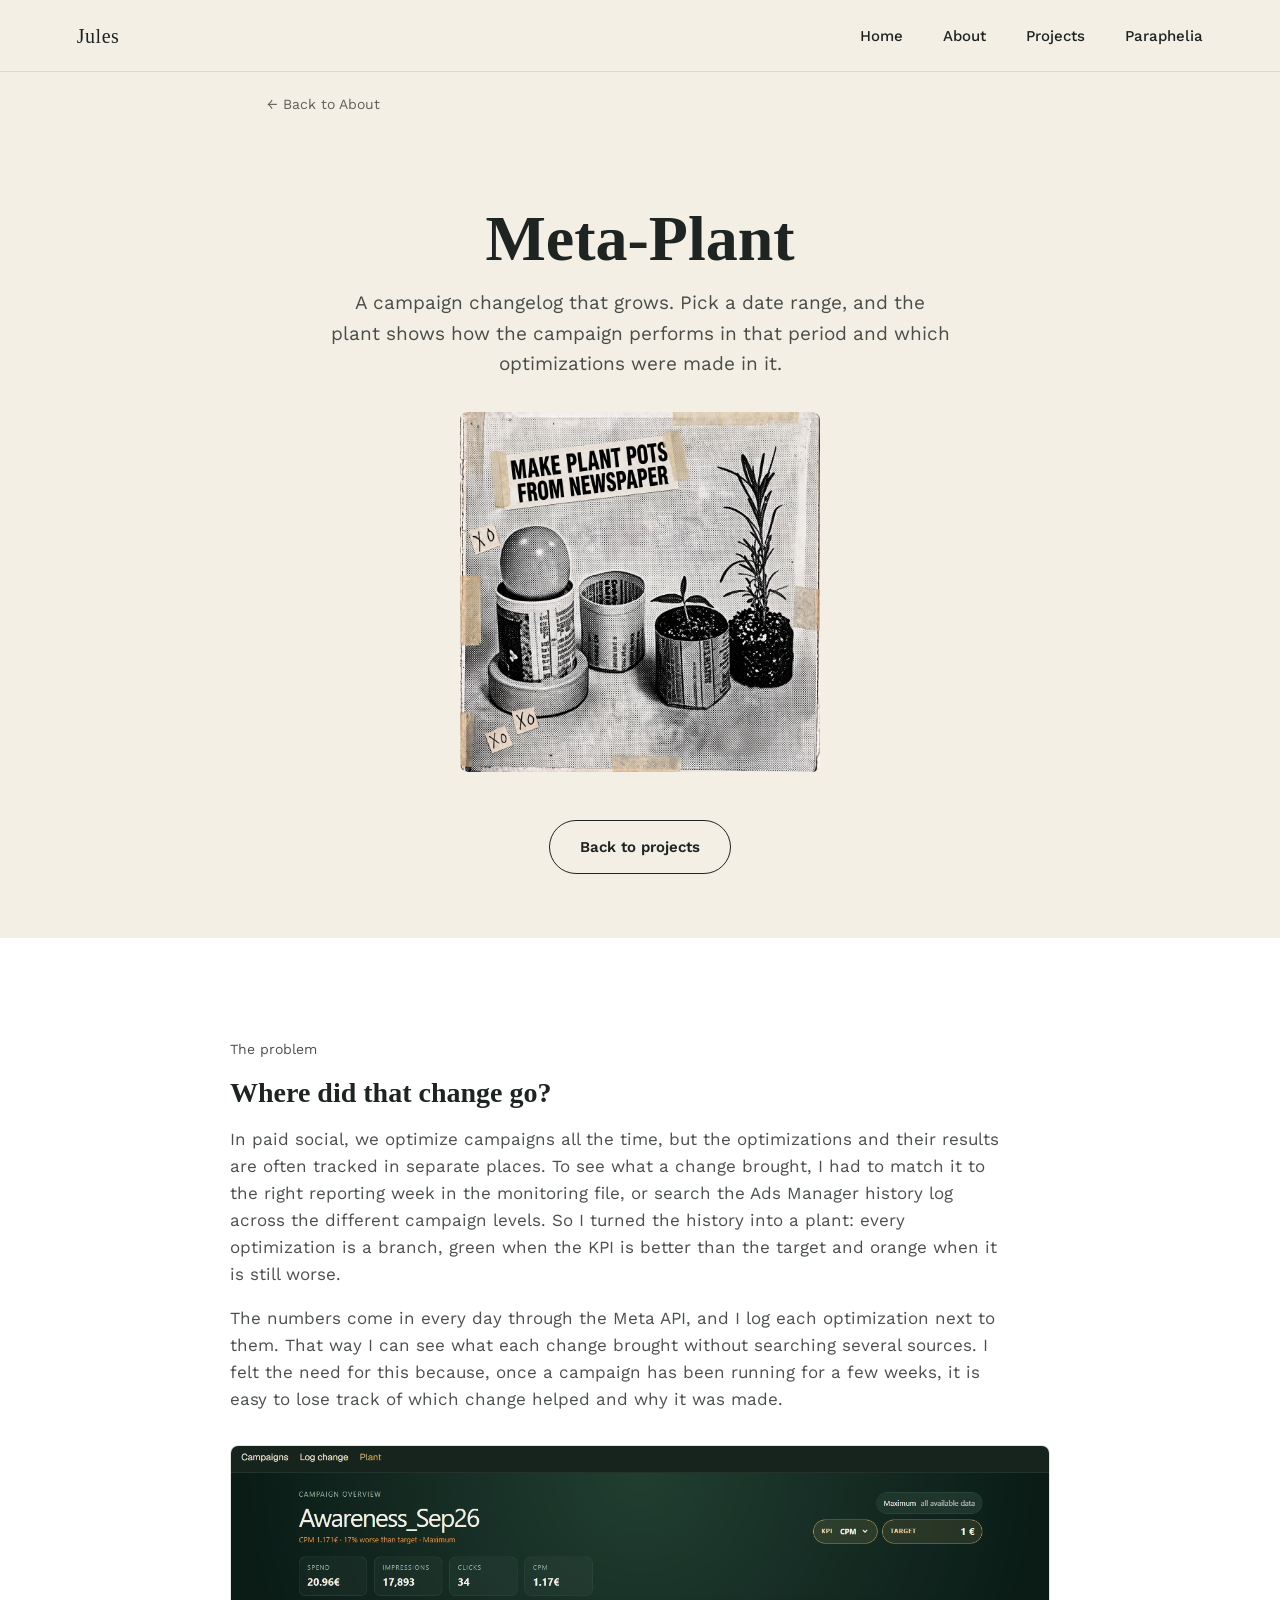
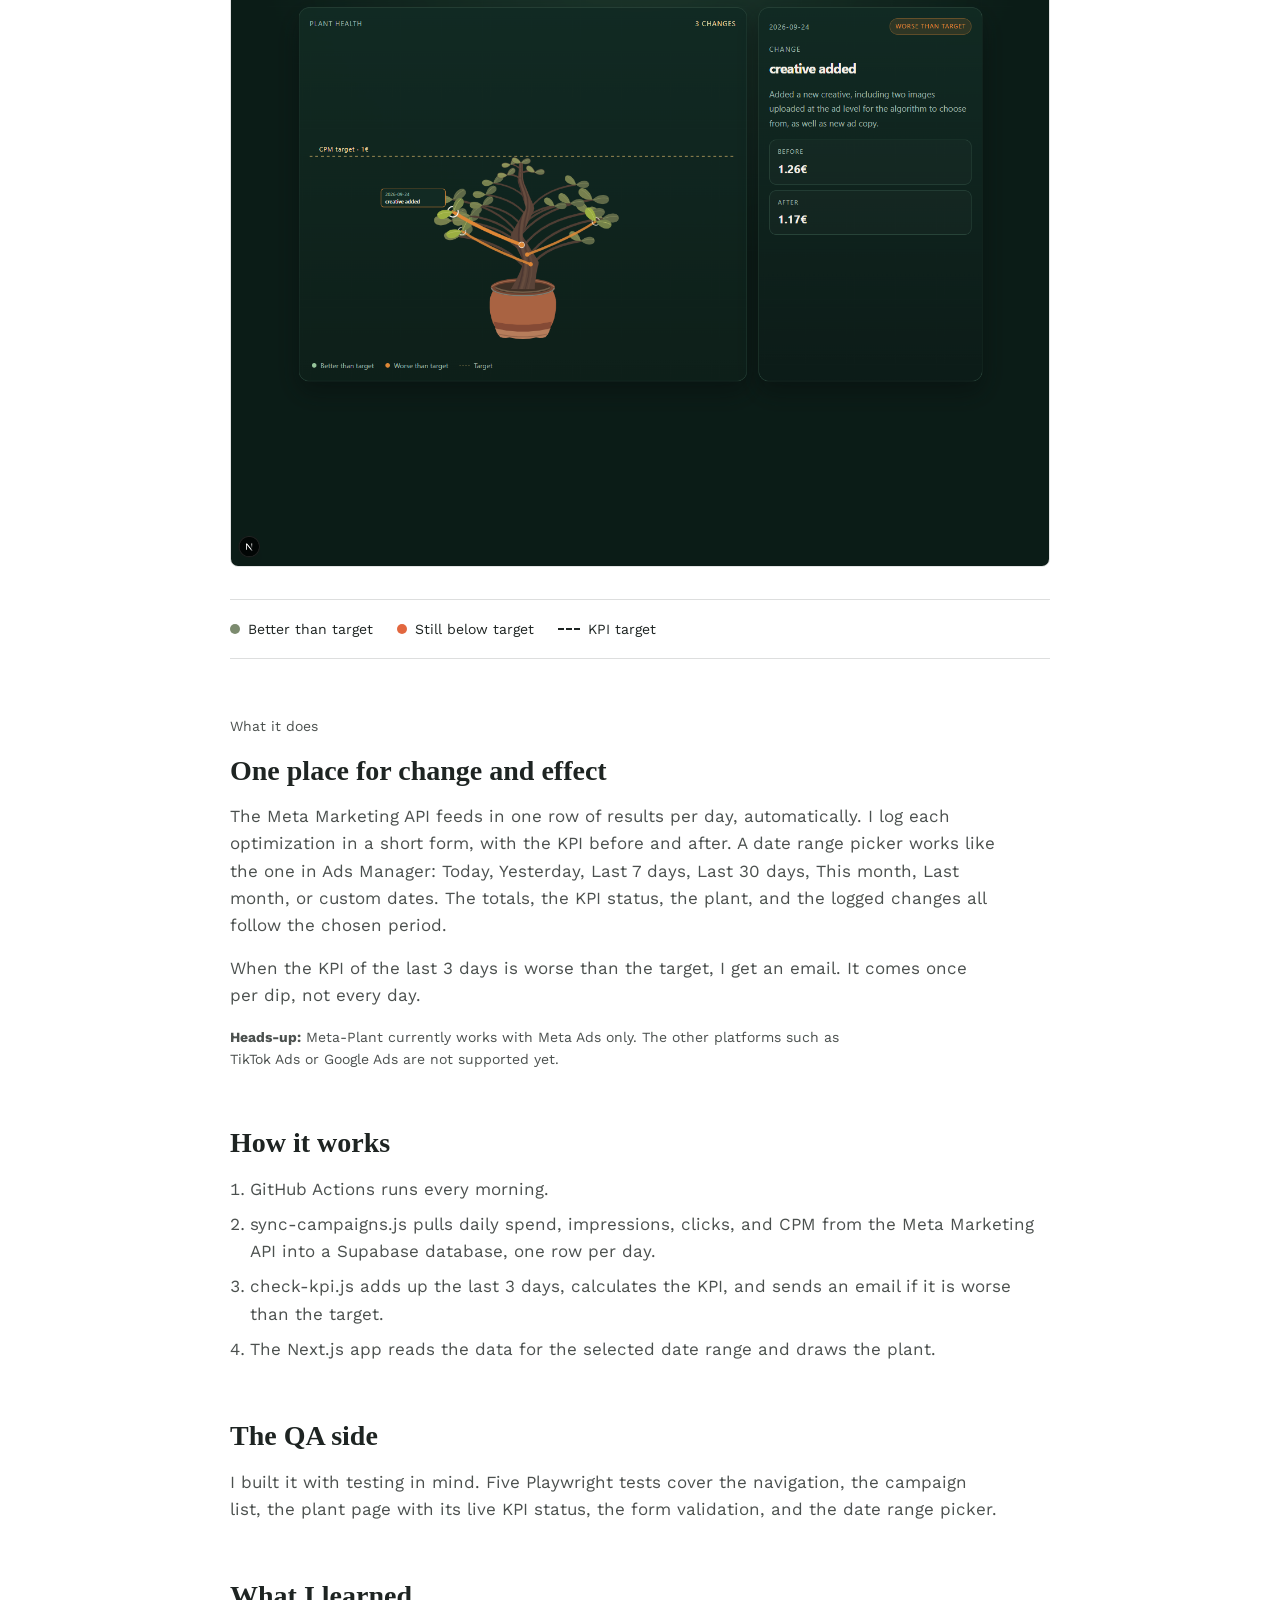
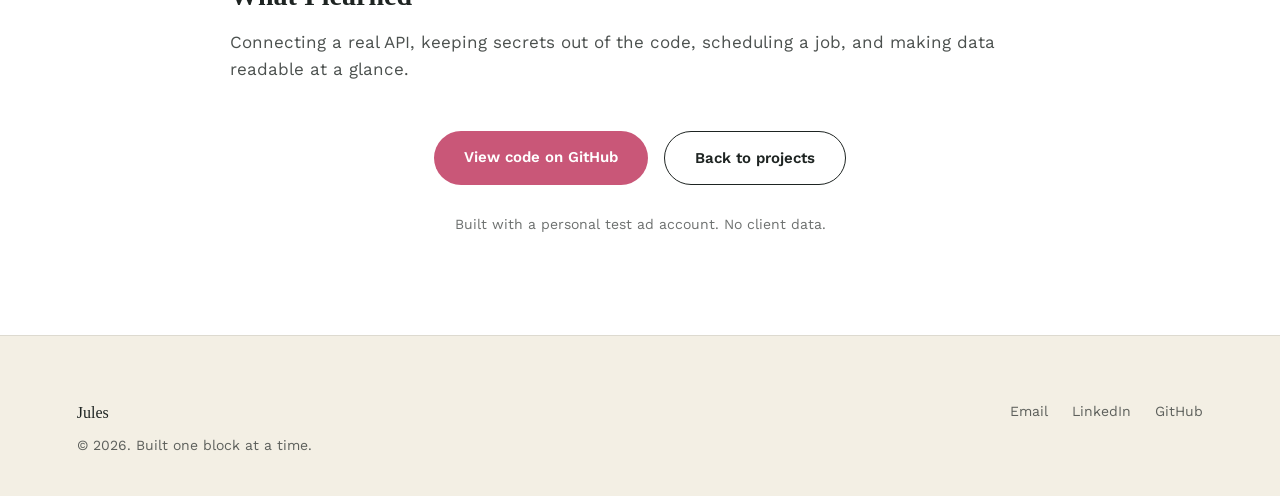
<file: projects/meta-plant.html>
<!DOCTYPE html>
<html lang="en">
<head>
  <meta charset="UTF-8">
  <meta name="viewport" content="width=device-width, initial-scale=1.0">
  <title>Meta-Plant — Jules</title>
  <link rel="preconnect" href="https://fonts.googleapis.com">
  <link href="https://fonts.googleapis.com/css2?family=Permanent+Marker&family=Special+Elite&family=Work+Sans:wght@400;500;600&display=swap" rel="stylesheet">
  <link rel="stylesheet" href="../css/styles.css">
</head>
<body>
  <nav class="nav">
    <a class="nav__logo" href="../index.html">Jules</a>
    <div class="nav__links">
      <a href="../index.html#home">Home</a>
      <a href="../about.html">About</a>
      <a href="../index.html#projects">Projects</a>
      <a href="../paraphelia.html">Paraphelia</a>
    </div>
  </nav>

  <div class="about-return-wrap about-return-wrap--case">
    <a class="about-return" href="../about.html">← Back to About</a>
  </div>

  <header class="case-head">
    <h1>Meta-Plant</h1>
    <p>A campaign changelog that grows. Pick a date range, and the plant shows how the campaign performs in that period and which optimizations were made in it.</p>
    <figure class="case-illustration">
      <img src="../images/plant%20pot%20newspaper.png" alt="Newspaper-wrapped plant pots and seedlings beneath a Make Plant Pots from Newspaper sign">
    </figure>
    <div class="case-actions">
      <a class="btn btn--outline" href="../index.html#projects">Back to projects</a>
    </div>
  </header>

  <main>
    <section class="section section--white">
      <div class="case-content">
        <section class="case-section">
          <p class="story__label">The problem</p>
          <h2>Where did that change go?</h2>
          <p>In paid social, we optimize campaigns all the time, but the optimizations and their results are often tracked in separate places. To see what a change brought, I had to match it to the right reporting week in the monitoring file, or search the Ads Manager history log across the different campaign levels. So I turned the history into a plant: every optimization is a branch, green when the KPI is better than the target and orange when it is still worse.</p>
          <p>The numbers come in every day through the Meta API, and I log each optimization next to them. That way I can see what each change brought without searching several sources. I felt the need for this because, once a campaign has been running for a few weeks, it is easy to lose track of which change helped and why it was made.</p>
          <figure class="case-dashboard">
            <img src="../images/Dashboard%20tree2.png" alt="Meta-Plant campaign dashboard showing a KPI tree with changes compared against the target">
          </figure>
          <div class="case-legend" aria-label="Meta-Plant KPI status legend">
            <span><i class="case-legend__mark case-legend__mark--better" aria-hidden="true"></i>Better than target</span>
            <span><i class="case-legend__mark case-legend__mark--worse" aria-hidden="true"></i>Still below target</span>
            <span><i class="case-legend__mark case-legend__mark--target" aria-hidden="true"></i>KPI target</span>
          </div>
        </section>

        <section class="case-section">
          <p class="story__label">What it does</p>
          <h2>One place for change and effect</h2>
          <p>The Meta Marketing API feeds in one row of results per day, automatically. I log each optimization in a short form, with the KPI before and after. A date range picker works like the one in Ads Manager: Today, Yesterday, Last 7 days, Last 30 days, This month, Last month, or custom dates. The totals, the KPI status, the plant, and the logged changes all follow the chosen period.</p>
                    <p>When the KPI of the last 3 days is worse than the target, I get an email. It comes once per dip, not every day.</p>
          <p class="case-note"><strong>Heads-up:</strong> Meta-Plant currently works with Meta Ads only. The other platforms such as TikTok Ads or Google Ads are not supported yet.</p>
        </section>

        <section class="case-section">
          <h2>How it works</h2>
          <ol class="case-steps">
            <li>GitHub Actions runs every morning.</li>
            <li>sync-campaigns.js pulls daily spend, impressions, clicks, and CPM from the Meta Marketing API into a Supabase database, one row per day.</li>
            <li>check-kpi.js adds up the last 3 days, calculates the KPI, and sends an email if it is worse than the target.</li>
            <li>The Next.js app reads the data for the selected date range and draws the plant.</li>
          </ol>
        </section>

        <section class="case-section">
          <h2>The QA side</h2>
          <p>I built it with testing in mind. Five Playwright tests cover the navigation, the campaign list, the plant page with its live KPI status, the form validation, and the date range picker. </p>
        </section>

        <section class="case-section">
          <h2>What I learned</h2>
          <p>Connecting a real API, keeping secrets out of the code, scheduling a job, and making data readable at a glance.</p>
        </section>

        <div class="case-actions">
          <a class="btn btn--primary" href="https://github.com/walkingmaze/campaign-dashboard" target="_blank" rel="noopener noreferrer">View code on GitHub</a>
          <a class="btn btn--outline" href="../index.html#projects">Back to projects</a>
        </div>
        <p class="case-note">Built with a personal test ad account. No client data.</p>
      </div>
    </section>
  </main>

  <footer class="footer">
    <div>
      <div class="footer__logo">Jules</div>
      <div>© 2026. Built one block at a time.</div>
    </div>
    <div class="footer__links">
      <a href="#">Email</a>
      <a href="#">LinkedIn</a>
      <a href="https://github.com/walkingmaze/campaign-dashboard" target="_blank" rel="noopener noreferrer">GitHub</a>
    </div>
  </footer>
</body>
</html>
</file>
<file: css/styles.css>
:root {
    --sand: #F3EFE4;
    --ink: #1E2422;
    --teal: #2C6E7A;
    --coral: #E2673F;
    --sage: #7C8B6F;
    --pink: #C95778;
    --white: #FFFFFF;

    --font-display: 'Permanent Marker', cursive;
    --font-zine: 'Special Elite', monospace;
    --font-body: 'Work Sans', sans-serif;

    --nav-height: 72px;
    --gutter: clamp(24px, 6vw, 96px);
  }

  * { box-sizing: border-box; }

  html { scroll-behavior: smooth; }

  body {
    margin: 0;
    background: var(--sand);
    color: var(--ink);
    font-family: var(--font-body);
    font-size: 17px;
    line-height: 1.6;
  }

  a { color: inherit; text-decoration: none; }

  img { max-width: 100%; display: block; }

  /* ---------- Sticky nav ---------- */
  .nav {
    position: sticky;
    top: 0;
    z-index: 100;
    height: var(--nav-height);
    display: flex;
    align-items: center;
    justify-content: space-between;
    padding: 0 var(--gutter);
    background: var(--sand);
    border-bottom: 1px solid rgba(30,36,34,0.1);
  }

  .nav__logo {
    font-family: var(--font-display);
    font-size: 20px;
    letter-spacing: 0.5px;
  }

  .nav__links {
    display: flex;
    gap: 40px;
    font-size: 15px;
    font-weight: 500;
  }

  .nav__links a {
    position: relative;
    padding: 4px 0;
  }

  .nav__links a:hover,
  .nav__links a:focus-visible {
    color: var(--teal);
  }

  .nav__links a::after {
    content: "";
    position: absolute;
    left: 0;
    bottom: -2px;
    width: 0;
    height: 2px;
    background: var(--teal);
    transition: width 0.2s ease;
  }

  .nav__links a:hover::after,
  .nav__links a:focus-visible::after {
    width: 100%;
  }

  @media (max-width: 640px) {
    .nav__links { gap: 20px; font-size: 13px; }
  }

  /* ---------- Hero: centered statement ---------- */
  /* ---------- Hero: fanzine collage (Jules cover layout) ---------- */
  /* ---------- Hero: fanzine collage ---------- */
  .hero {
    position: relative;
    min-height: calc(100vh - var(--nav-height));
    display: flex;
    align-items: flex-end;
    justify-content: flex-start;
    text-align: left;
    padding: 60px var(--gutter) 90px;
    background-image: url('../images/hero.jpg');
    background-size: cover;
    background-position: center 60%;
    background-repeat: no-repeat;
    isolation: isolate;
  }

  .hero::after {
    content: "";
    position: absolute;
    inset: 0;
    background: linear-gradient(0deg, rgba(10,8,10,0.15) 0%, rgba(10,8,10,0) 40%);
    z-index: -1;
  }

  .hero__inner {
    max-width: 640px;
  }

  .zine-tags {
    display: flex;
    gap: 10px;
    margin-bottom: 22px;
  }

  .zine-tag {
    background: var(--sand);
    color: var(--ink);
    font-family: var(--font-zine);
    font-size: 13px;
    letter-spacing: 0.5px;
    padding: 6px 14px;
    transform: rotate(-1.5deg);
    box-shadow: 3px 3px 0 rgba(0,0,0,0.18);
  }

  .zine-tag:nth-child(2) { transform: rotate(1.5deg); }

  .zine-headline {
    display: inline-block;
    background: var(--sand);
    padding: 10px 26px;
    transform: rotate(-2deg);
    box-shadow: 4px 4px 0 rgba(0,0,0,0.2);
    margin-bottom: 22px;
  }

  .zine-headline h1 {
    margin: 0;
    font-family: var(--font-display);
    font-size: clamp(52px, 10vw, 104px);
    line-height: 1;
    color: var(--ink);
  }

  .zine-body {
    display: inline-block;
    background: var(--sand);
    color: var(--ink);
    font-family: var(--font-zine);
    font-size: 15px;
    line-height: 1.7;
    padding: 18px 22px;
    max-width: 440px;
    transform: rotate(-1deg);
    box-shadow: 4px 4px 0 rgba(0,0,0,0.18);
    margin-bottom: 28px;
  }

  .zine-body u {
    text-decoration-thickness: 2px;
    text-decoration-color: var(--pink);
  }

  .hero__actions {
    display: flex;
    gap: 16px;
    flex-wrap: wrap;
  }

  .btn {
    display: inline-block;
    padding: 14px 30px;
    border-radius: 999px;
    font-weight: 600;
    font-size: 15px;
  }

  .btn--primary {
    background: var(--pink);
    color: var(--white);
  }

  .btn--primary:hover { background: #ad4363; }

  .btn--ghost {
    border: 1px solid rgba(255,255,255,0.8);
    color: var(--white);
  }

  .btn--ghost:hover { border-color: var(--pink); color: var(--pink); }

  /* ---------- Centered intro / about text block ---------- */
  .section {
    padding: 100px var(--gutter);
  }

  .section--white { background: var(--white); }

  .about {
    max-width: 640px;
    margin: 0 auto;
    text-align: center;
  }

  .about h2 {
    font-family: var(--font-display);
    font-size: clamp(24px, 3vw, 34px);
    margin: 0 0 24px;
  }

  .about p {
    margin: 0 0 20px;
    color: rgba(30,36,34,0.8);
  }

  .about p:last-child { margin-bottom: 0; }

  /* ---------- Image triptych ---------- */
  .triptych {
    display: flex;
    justify-content: center;
    margin-top: 56px;
  }

  .triptych img {
    width: min(100%, 600px);
    aspect-ratio: 4 / 5;
    object-fit: cover;
  }

  /* ---------- Alternating text + image ---------- */
  .story {
    display: grid;
    grid-template-columns: 1fr 1fr;
    gap: 64px;
    align-items: center;
    max-width: 1100px;
    margin: 0 auto;
  }

  .story + .story { margin-top: 120px; }

  .story:nth-child(even) .story__text { order: 2; }

  .story__label {
    font-size: 14px;
    color: var(--sage);
    margin-bottom: 12px;
  }

  .story__text h3 {
    font-family: var(--font-display);
    font-size: 26px;
    margin: 0 0 16px;
  }

  .story__text p {
    color: rgba(30,36,34,0.8);
    margin: 0;
  }

  .story__text > p + p { margin-top: 1em; }

  .story__quote {
    margin: 0 0 20px;
    padding: 16px 20px;
    border-left: 4px solid var(--pink);
    background: rgba(201,87,120,0.08);
    color: var(--ink);
    font-family: var(--font-zine);
    font-size: 17px;
    line-height: 1.55;
  }

  .story__quote p { margin: 0; }

  .story__quote-attribution {
    display: block;
    margin-top: 12px;
    font-family: var(--font-body);
    font-size: 14px;
    font-style: normal;
    text-align: right;
  }

  .story img {
    width: 100%;
    aspect-ratio: 4 / 3;
    object-fit: cover;
  }

  .story__preview {
    display: block;
    width: min(100%, 360px);
    aspect-ratio: 1;
    justify-self: end;
    padding: 4px;
    background: var(--white);
    overflow: hidden;
  }

  .story:nth-child(even) .story__preview {
    justify-self: start;
  }

  .story__preview img {
    width: 100%;
    height: 100%;
    object-fit: contain;
    transition: transform 0.2s ease;
  }

  .story__preview:hover img,
  .story__preview:focus-visible img {
    transform: scale(1.02);
  }

  @media (max-width: 780px) {
    .story, .story:nth-child(even) .story__text {
      grid-template-columns: 1fr;
      order: initial;
    }
    .story { grid-template-columns: 1fr; }
    .story + .story { margin-top: 64px; }
    .story__preview { justify-self: center; }
    .story:nth-child(even) .story__preview { justify-self: center; }
  }

  /* ---------- Cards row ---------- */
  .cards {
    display: grid;
    grid-template-columns: repeat(3, 1fr);
    gap: 32px;
    max-width: 1100px;
    margin: 56px auto 0;
  }

  .card {
    background: var(--sand);
    padding: 28px;
  }

  .card img {
    width: 100%;
    aspect-ratio: 16 / 10;
    object-fit: cover;
    margin-bottom: 20px;
    border-radius: 16px;
  }

  .card__image-frame {
    aspect-ratio: 4 / 3;
    margin-bottom: 20px;
    overflow: hidden;
    border-radius: 16px;
  }

  .card__image-frame img {
    width: 100%;
    height: 100%;
    aspect-ratio: auto;
    object-fit: cover;
    object-position: center;
    transform: scale(1.25);
    transform-origin: 55% 20%;
    margin-bottom: 0;
  }

  .card__image-frame--plant img {
    object-position: center;
    object-fit: contain;
    transform: none;
    background: #f5f3ec;
  }

  .card h4 {
    font-family: var(--font-display);
    font-size: 18px;
    margin: 0 0 8px;
  }

  .card p {
    font-size: 15px;
    color: rgba(30,36,34,0.75);
    margin: 0 0 16px;
  }

  .emoji--music {
    color: #000;
    filter: grayscale(1) brightness(0);
  }

  .card a {
    font-size: 14px;
    font-weight: 600;
    color: var(--teal);
  }

  .case-card-art {
    display: flex;
    flex-direction: column;
    justify-content: space-between;
    padding: 18px;
    background: #F8F6F0;
    color: var(--ink);
  }

  .case-card-art__title {
    font-family: var(--font-display);
    font-size: 17px;
    line-height: 1.2;
  }

  .case-card-art__plot {
    position: relative;
    flex: 1;
    min-height: 96px;
    margin: 8px 0;
  }

  .case-card-art__target,
  .case-card-art__stem,
  .case-card-art__branch {
    position: absolute;
    display: block;
  }

  .case-card-art__target {
    top: 48%;
    left: 4%;
    width: 92%;
    border-top: 2px dashed rgba(30,36,34,0.55);
  }

  .case-card-art__stem {
    bottom: 5%;
    left: 49%;
    height: 72%;
    border-left: 3px solid var(--ink);
  }

  .case-card-art__branch {
    height: 3px;
    transform-origin: left center;
  }

  .case-card-art__branch--left {
    bottom: 55%;
    left: 49%;
    width: 28%;
    background: var(--sage);
    transform: rotate(-34deg);
  }

  .case-card-art__branch--right {
    bottom: 32%;
    left: 49%;
    width: 32%;
    background: var(--coral);
    transform: rotate(-24deg);
  }

  .case-card-art__branch--upper {
    bottom: 77%;
    left: 49%;
    width: 24%;
    background: var(--sage);
    transform: rotate(-42deg);
  }

  .case-card-art__node {
    position: absolute;
    width: 10px;
    height: 10px;
    border: 2px solid #F8F6F0;
    border-radius: 50%;
  }

  .case-card-art__node--better {
    top: 17%;
    left: 69%;
    background: var(--sage);
  }

  .case-card-art__node--worse {
    top: 63%;
    left: 76%;
    background: var(--coral);
  }

  .case-card-art__node--target {
    top: 44%;
    left: 38%;
    background: var(--ink);
  }

  .case-card-art__legend {
    display: flex;
    flex-wrap: wrap;
    gap: 6px 12px;
    font-size: 10px;
    line-height: 1.3;
  }

  .case-card-art__legend span {
    display: inline-flex;
    align-items: center;
    gap: 5px;
  }

  .case-card-art__key {
    display: inline-block;
    width: 8px;
    height: 8px;
    border-radius: 50%;
  }

  .case-card-art__key--better { background: var(--sage); }
  .case-card-art__key--worse { background: var(--coral); }
  .case-card-art__key--target {
    width: 14px;
    height: 0;
    border-top: 2px dashed var(--ink);
    border-radius: 0;
  }

  /* ---------- Project case study ---------- */
  .case-head {
    max-width: 900px;
    margin: 0 auto;
    padding: 88px var(--gutter) 64px;
    text-align: center;
  }

  .case-head h1 {
    margin: 0 0 16px;
    font-family: var(--font-display);
    font-size: 64px;
    line-height: 1.05;
  }

  .case-head p {
    max-width: 620px;
    margin: 0 auto;
    color: rgba(30,36,34,0.8);
    font-size: 19px;
  }

  .case-illustration {
    width: min(100%, 360px);
    margin: 32px auto 0;
  }

  .case-illustration img {
    width: 100%;
    aspect-ratio: 1;
    object-fit: contain;
    border-radius: 8px;
  }

  .case-illustration figcaption {
    margin-top: 10px;
    color: rgba(30,36,34,0.7);
    font-size: 13px;
  }

  .case-content {
    max-width: 820px;
    margin: 0 auto;
  }

  .case-section + .case-section { margin-top: 56px; }

  .case-section h2 {
    margin: 0 0 16px;
    font-family: var(--font-display);
    font-size: 28px;
    line-height: 1.2;
  }

  .case-section p {
    max-width: 70ch;
    margin: 0 0 16px;
    color: rgba(30,36,34,0.8);
  }

  .case-dashboard {
    margin: 32px 0;
    overflow: hidden;
    border: 1px solid rgba(30,36,34,0.12);
    border-radius: 8px;
  }

  .case-dashboard img {
    width: 100%;
    height: auto;
  }

  .case-legend {
    display: flex;
    flex-wrap: wrap;
    gap: 12px 24px;
    margin-top: 28px;
    padding: 18px 0;
    border-top: 1px solid rgba(30,36,34,0.15);
    border-bottom: 1px solid rgba(30,36,34,0.15);
    font-size: 14px;
  }

  .case-legend span {
    display: inline-flex;
    align-items: center;
    gap: 8px;
  }

  .case-legend__mark {
    width: 10px;
    height: 10px;
    border-radius: 50%;
  }

  .case-legend__mark--better { background: var(--sage); }
  .case-legend__mark--worse { background: var(--coral); }
  .case-legend__mark--target {
    width: 22px;
    height: 0;
    border-top: 2px dashed var(--ink);
    border-radius: 0;
  }

  .case-steps {
    margin: 0;
    padding-left: 1.2em;
    color: rgba(30,36,34,0.8);
  }

  .case-steps li { margin-bottom: 8px; }

  .case-actions {
    display: flex;
    justify-content: center;
    flex-wrap: wrap;
    gap: 16px;
    margin-top: 48px;
  }

  .btn--outline {
    border: 1px solid var(--ink);
    color: var(--ink);
  }

  .btn--outline:hover,
  .btn--outline:focus-visible {
    border-color: var(--pink);
    color: var(--pink);
  }

  .case-note {
    margin: 28px 0 0;
    color: rgba(30,36,34,0.65);
    font-size: 14px;
    text-align: center;
  }

  .case-section .case-note {
    text-align: left;
  }

  .profile-head {
    max-width: 1100px;
    margin: 0 auto;
    padding: 88px var(--gutter) 64px;
    text-align: center;
  }

  .profile-head h1 {
    margin: 0 0 18px;
    font-family: var(--font-display);
    font-size: 64px;
    line-height: 1.05;
  }

  .profile-head > p {
    max-width: 720px;
    margin: 0 auto;
    color: rgba(30,36,34,0.8);
    font-size: 20px;
  }

  .profile-links {
    display: flex;
    flex-wrap: wrap;
    justify-content: center;
    gap: 14px;
    margin-top: 28px;
  }

  .about-return-wrap {
    max-width: 1100px;
    margin: 0 auto;
    padding: 24px var(--gutter) 0;
  }

  .about-return-wrap--case {
    max-width: 900px;
    padding-top: 18px;
  }

  .about-return {
    display: inline-flex;
    align-items: center;
    gap: 8px;
    color: rgba(30,36,34,0.7);
    font-size: 14px;
    text-decoration: none;
    transition: color 0.2s ease;
  }

  .about-return:hover,
  .about-return:focus-visible {
    color: var(--teal);
  }

  .profile-layout {
    display: grid;
    grid-template-columns: minmax(0, 1.45fr) minmax(260px, .75fr);
    align-items: start;
    gap: 64px;
    max-width: 1100px;
    margin: 0 auto;
  }

  .profile-main h2,
  .profile-aside h2 {
    margin: 0 0 24px;
    font-family: var(--font-display);
    font-size: 28px;
    line-height: 1.2;
  }

  .section-divider {
    margin: 0 0 32px;
    border-top: 1px solid rgba(30,36,34,0.16);
  }

  .section-divider--spaced {
    margin-top: 24px;
  }

  .profile-role + .profile-role {
    margin-top: 32px;
    padding-top: 26px;
    border-top: 1px solid rgba(30,36,34,0.16);
  }

  .profile-role h3 {
    margin: 0;
    font-size: 20px;
    line-height: 1.3;
  }

  .profile-role__company {
    margin: 3px 0 0;
    color: var(--teal);
    font-weight: 600;
  }

  .profile-role__dates {
    margin: 4px 0 12px;
    color: rgba(30,36,34,0.65);
    font-size: 14px;
  }

  .profile-role ul,
  .profile-list {
    margin: 0;
    padding-left: 1.2em;
    color: rgba(30,36,34,0.82);
  }

  .profile-role li + li,
  .profile-list li + li { margin-top: 7px; }

  .profile-block + .profile-block {
    margin-top: 40px;
    padding-top: 30px;
    border-top: 1px solid rgba(30,36,34,0.16);
  }

  .profile-block h2 { margin-bottom: 16px; }

  .profile-block h3 {
    margin: 22px 0 8px;
    font-family: var(--font-display);
    font-size: 18px;
  }

  .profile-block h3:first-child { margin-top: 0; }

  .profile-block p {
    margin: 0 0 10px;
    color: rgba(30,36,34,0.82);
  }

  .profile-block a,
  .profile-role a {
    color: var(--teal);
    text-decoration: underline;
    text-underline-offset: 3px;
    overflow-wrap: anywhere;
  }

  .profile-certification + .profile-certification { margin-top: 18px; }

  .profile-certification strong,
  .profile-certification span,
  .profile-certification a { display: block; }

  .profile-certification span {
    color: rgba(30,36,34,0.65);
    font-size: 14px;
  }

  .profile-project + .profile-project {
    margin-top: 22px;
    padding-top: 20px;
    border-top: 1px solid rgba(30,36,34,0.12);
  }

  .profile-project h3 { margin-top: 0; }

  .profile-project p { margin-bottom: 8px; }

  .profile-project ul {
    margin: 8px 0;
    padding-left: 1.2em;
    color: rgba(30,36,34,0.82);
  }

  @media (max-width: 780px) {
    .profile-layout {
      grid-template-columns: 1fr;
      gap: 56px;
    }
    .profile-aside {
      padding-top: 32px;
      border-top: 1px solid rgba(30,36,34,0.16);
    }
  }

  .citation-link { margin-top: 24px; }

  .citation-head {
    max-width: 900px;
    margin: 0 auto;
    padding: 88px var(--gutter) 40px;
    text-align: center;
  }

  .citation-head h1 {
    margin: 0 0 16px;
    font-family: var(--font-display);
    font-size: 64px;
    line-height: 1.05;
  }

  .citation-head p {
    max-width: 620px;
    margin: 0 auto;
    color: rgba(30,36,34,0.8);
    font-size: 19px;
  }

  .citation-content {
    max-width: 820px;
    margin: 0 auto;
  }

  .citation-entry + .citation-entry {
    margin-top: 40px;
    padding-top: 32px;
    border-top: 1px solid rgba(30,36,34,0.15);
  }

  .citation-entry h2 {
    margin: 0 0 18px;
    font-family: var(--font-display);
    font-size: 25px;
    line-height: 1.25;
  }

  .citation-entry blockquote {
    margin: 18px 0 8px;
    padding-left: 18px;
    border-left: 2px solid var(--coral);
    color: rgba(30,36,34,0.9);
  }

  .citation-entry blockquote p {
    margin: 0 0 14px;
  }

  .citation-entry blockquote p:last-child { margin-bottom: 0; }

  .citation-entry cite {
    display: block;
    margin-top: 12px;
    color: rgba(30,36,34,0.72);
    font-size: 14px;
    font-style: normal;
  }

  .citation-entry cite a {
    color: var(--teal);
    text-decoration: underline;
    text-underline-offset: 3px;
  }

  @media (max-width: 640px) {
    .case-head { padding-top: 56px; }
    .case-head h1 { font-size: 44px; }
    .case-head p { font-size: 17px; }
    .profile-head { padding-top: 56px; }
    .profile-head h1 { font-size: 44px; }
    .profile-head > p { font-size: 17px; }
    .citation-head { padding-top: 56px; }
    .citation-head h1 { font-size: 44px; }
    .citation-head p { font-size: 17px; }
    .case-section + .case-section { margin-top: 44px; }
    .case-actions { align-items: stretch; flex-direction: column; }
    .case-actions .btn { text-align: center; }
  }

  @media (max-width: 780px) {
    .cards { grid-template-columns: 1fr; }
  }

  /* ---------- Footer ---------- */
  .footer {
    padding: 64px var(--gutter) 40px;
    border-top: 1px solid rgba(30,36,34,0.1);
    display: flex;
    justify-content: space-between;
    flex-wrap: wrap;
    gap: 24px;
    font-size: 14px;
    color: rgba(30,36,34,0.7);
  }

  .footer__logo {
    font-family: var(--font-display);
    font-size: 16px;
    color: var(--ink);
    margin-bottom: 8px;
  }

  .footer__links {
    display: flex;
    gap: 24px;
  }
  /* ---------- Rugged 90s photocopied zine treatment (hero only) ---------- */
  .hero { isolation: isolate; filter: grayscale(1) contrast(1.18) brightness(.87); }
  .hero::before {
    content: ""; position: absolute; inset: 0; z-index: 0; pointer-events: none;
    background-image:
      repeating-linear-gradient(0deg, rgba(255,255,255,.10) 0 1px, transparent 1px 4px),
      repeating-linear-gradient(90deg, rgba(0,0,0,.055) 0 1px, transparent 1px 6px),
      radial-gradient(ellipse at 15% 30%, rgba(255,255,255,.20), transparent 42%),
      radial-gradient(ellipse at 70% 65%, rgba(0,0,0,.34), transparent 62%);
    mix-blend-mode: overlay; opacity: .72;
  }
  .hero__inner { position: relative; z-index: 2; max-width: 830px; }
  .zine-body {
    display: inline-block; max-width: 39rem; margin-top: 1.7rem; padding: .55rem .75rem .62rem;
    color: #0b0b0b; background: #f4efe4; border: 3px solid #0b0b0b; box-shadow: 6px 6px 0 #0b0b0b;
    font-family: "Courier New", Courier, monospace; font-size: clamp(.9rem, 1.6vw, 1.22rem);
    font-weight: 700; line-height: 1.2; letter-spacing: -.04em; transform: rotate(.8deg);
  }
  .hero__actions { gap: .8rem; margin-top: 2rem; }
  .hero .btn {
    border: 3px solid #0b0b0b; border-radius: 0; box-shadow: 4px 4px 0 #0b0b0b;
    font-family: "Courier New", Courier, monospace; font-weight: 900; letter-spacing: .02em;
    text-transform: uppercase; transform: rotate(-1deg); transition: transform .12s ease, box-shadow .12s ease;
  }
  .hero .btn:nth-child(2) { transform: rotate(1.3deg); }
  .hero .btn:hover { transform: translate(3px,3px) rotate(-1deg); box-shadow: 1px 1px 0 #0b0b0b; }
  .hero .btn--primary { background: #ff3ea5; color: #090909; }
  .hero .btn--secondary { background: #f4efe4; color: #090909; }
  @media (max-width: 640px) { .zine-body { margin-top: 1.3rem; box-shadow: 4px 4px 0 #0b0b0b; } }
</file>
